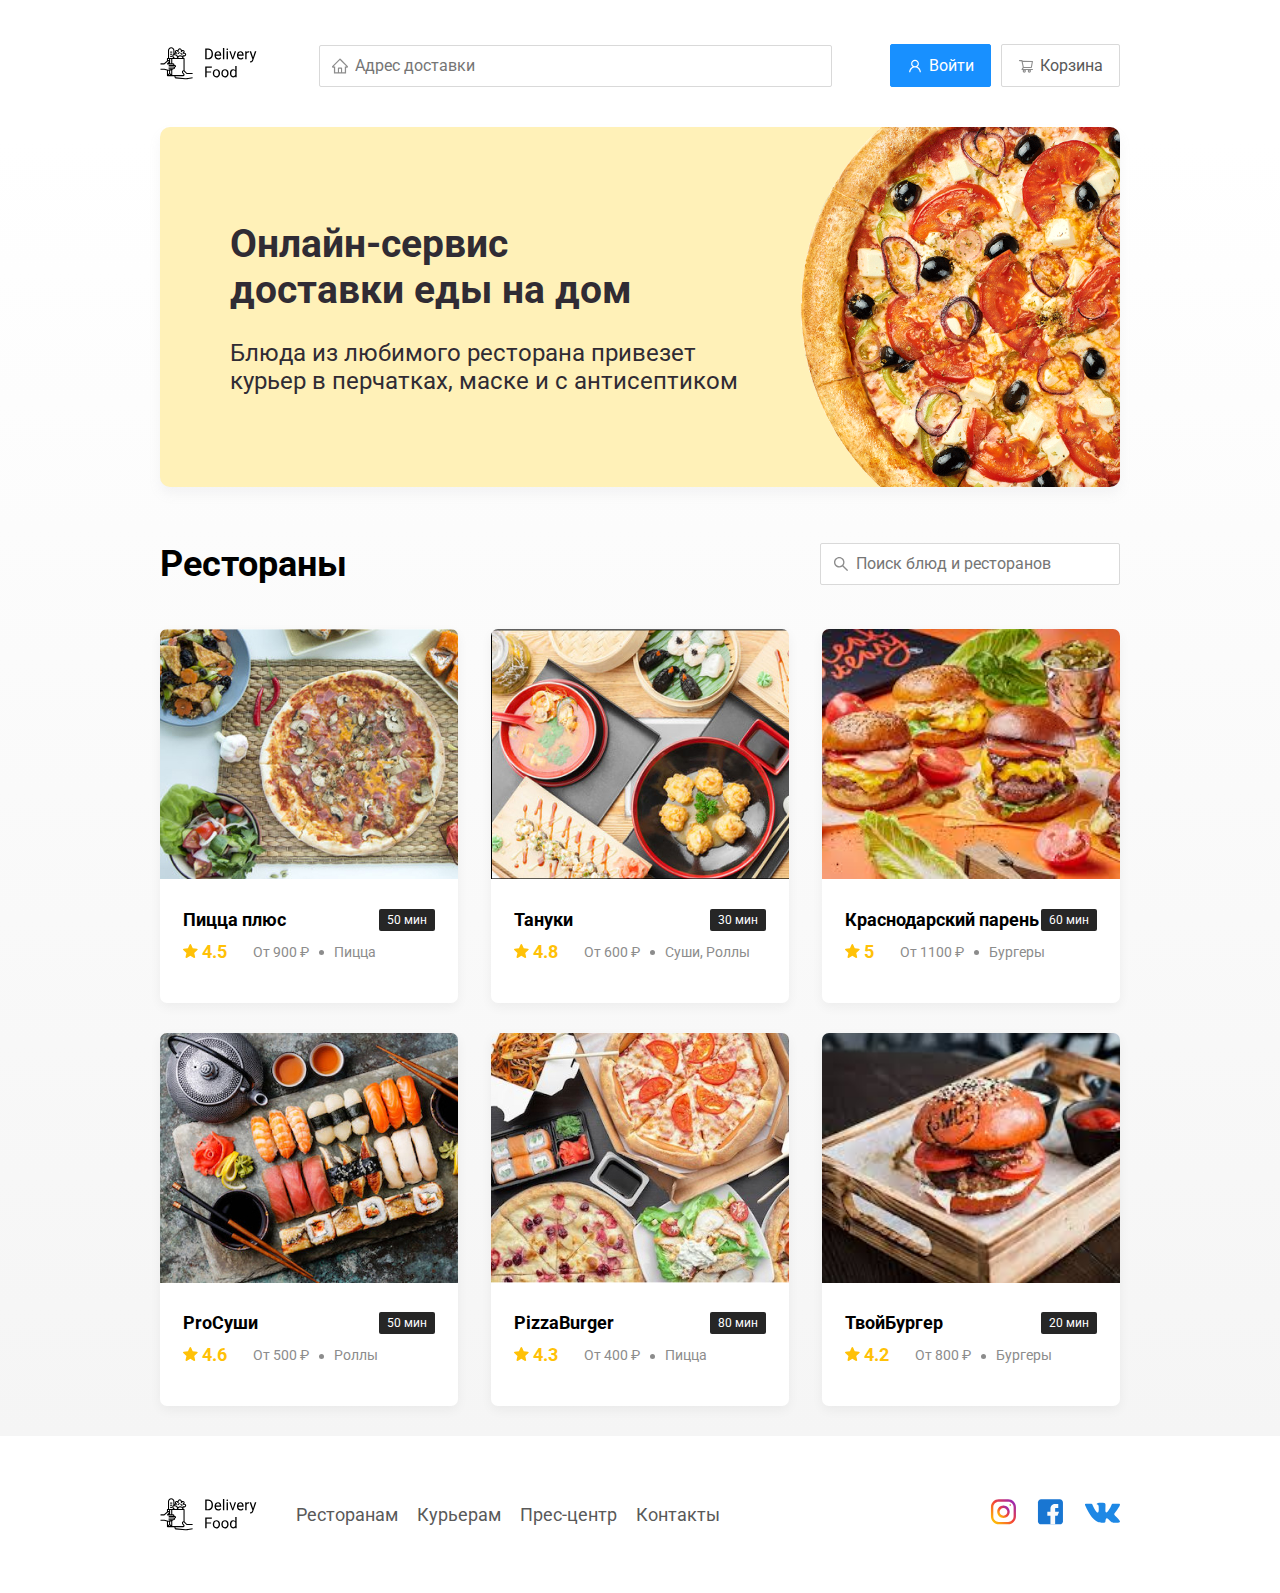
<file: index.html>
<!DOCTYPE html>
<html lang="ru">

<head>
   <meta charset="UTF-8">
   <meta name="viewport" content="width=device-width, initial-scale=1.0">
   <title>Delivery Food - доставка еды на дом</title>
   <link href="https://fonts.googleapis.com/css2?family=Roboto:wght@400;700&display=swap" rel="stylesheet">
   <link rel="stylesheet" href="css/normalize.css">
   <link rel="stylesheet" href="css/style.css">
</head>

<body>
   <div class="container">
      <!-- Шапка сайта -->
      <header class="header">
         <a href="index.html" class="logo"><img src="img/logo.svg" alt="Logo"></a>
         <input type="text" class="input input-addres" placeholder="Адрес доставки">
         <div class="buttons">
            <button class="button button-primary">
               <img src="img/user.svg" alt="user" class="button-icon">
               <span class="button-text"> Войти</span>
            </button>
            <button class="button" id="cart-button">
               <img src="img/shopping-cart.svg" alt="shopping-cart" class="button-icon">
               <span class="button-text"> Корзина</span>
            </button>
         </div>
      </header>
   </div>
   <!-- container -->
   <main class="main">
      <div class="container">
         <section class="promo">
            <h1 class="promo-title">Онлайн-сервис <br> доставки еды на дом</h1>
            <p class="promo-text">Блюда из любимого ресторана привезет курьер в перчатках, маске и с антисептиком</p>
         </section>
         <section class="rectaurants">
            <div class="section-heading">
               <h2 class="section-title">Рестораны</h2>
               <input type="text" class="input input-search" placeholder="Поиск блюд и ресторанов">
            </div>

            <div class="cards">
               <a href="PizzaPlus.html" class="card">
                  <img src="img/image.jpg" alt="" class="card-image">
                  <div class="card-text">
                     <div class="card-heading">
                        <h3 class="card-title">
                           Пицца плюс
                        </h3>
                        <span class="card-tag yag">50 мин</span>
                     </div>
                     <!-- card-heading -->
                     <div class="card-info">
                        <div class="rating">
                           <img src="img/rating.svg" alt="rating" class="rating-star">
                           4.5</div>
                        <div class="price">От 900 ₽</div>
                        <div class="category">Пицца</div>
                     </div>
                     <!-- /.card-info -->
                  </div>
               </a>
               <!-- /.card -->

               <a href="Tanyki.html" class="card">
                  <img src="img/image-2.jpg" alt="" class="card-image">
                  <div class="card-text">
                     <div class="card-heading">
                        <h3 class="card-title">
                           Тануки </h3>
                        <span class="card-tag yag">30 мин</span>
                     </div>
                     <!-- card-heading -->
                     <div class="card-info">
                        <div class="rating">
                           <img src="img/rating.svg" alt="rating" class="rating-star">
                           4.8</div>
                        <div class="price">От 600 ₽</div>
                        <div class="category">Суши, Роллы</div>
                     </div>
                     <!-- /.card-info -->
                  </div>
               </a>
               <!-- /.card -->

               <a href="krasnodarskyParen.html" class="card">
                  <img src="img/image-3.jpg" alt="" class="card-image">
                  <div class="card-text">
                     <div class="card-heading">
                        <h3 class="card-title">
                           Краснодарский парень
                        </h3>
                        <span class="card-tag yag">60 мин</span>
                     </div>
                     <!-- card-heading -->
                     <div class="card-info">
                        <div class="rating">
                           <img src="img/rating.svg" alt="rating" class="rating-star">
                           5</div>
                        <div class="price">От 1100 ₽</div>
                        <div class="category">Бургеры</div>
                     </div>
                     <!-- /.card-info -->
                  </div>
               </a>
               <!-- /.card -->

               <a href="ProSushi.html" class="card">
                  <img src="img/image-4.jpg" alt="" class="card-image">
                  <div class="card-text">
                     <div class="card-heading">
                        <h3 class="card-title">
                           ProСуши
                        </h3>
                        <span class="card-tag yag">50 мин</span>
                     </div>
                     <!-- card-heading -->
                     <div class="card-info">
                        <div class="rating">
                           <img src="img/rating.svg" alt="rating" class="rating-star">
                           4.6</div>
                        <div class="price">От 500 ₽</div>
                        <div class="category">Роллы</div>
                     </div>
                     <!-- /.card-info -->
                  </div>
                  </ф>
                  <!-- /.card -->

                  <a href="PizzaBurger.html" class="card">
                     <img src="img/image-5.jpg" alt="" class="card-image">
                     <div class="card-text">
                        <div class="card-heading">
                           <h3 class="card-title">
                              PizzaBurger
                           </h3>
                           <span class="card-tag yag">80 мин</span>
                        </div>
                        <!-- card-heading -->
                        <div class="card-info">
                           <div class="rating">
                              <img src="img/rating.svg" alt="rating" class="rating-star">
                              4.3</div>
                           <div class="price">От 400 ₽</div>
                           <div class="category">Пицца</div>
                        </div>
                        <!-- /.card-info -->
                     </div>
                  </a>
                  <!-- /.card -->

                  <a href="tvoyBurger.html" class="card">
                     <img src="img/image-6.jpg" alt="" class="card-image">
                     <div class="card-text">
                        <div class="card-heading">
                           <h3 class="card-title">
                              ТвойБургер
                           </h3>
                           <span class="card-tag yag">20 мин</span>
                        </div>
                        <!-- card-heading -->
                        <div class="card-info">
                           <div class="rating">
                              <img src="img/rating.svg" alt="rating" class="rating-star">
                              4.2</div>
                           <div class="price">От 800 ₽</div>
                           <div class="category">Бургеры</div>
                        </div>
                        <!-- /.card-info -->
                     </div>
                  </a>
                  <!-- /.card -->

            </div>
            <!-- /.cards -->
         </section>
      </div>
   </main>

   <footer class="footer">
      <div class="container">
         <div class="footer-block">
            <img src="img/logo.svg" alt="logo" class="logo footer-logo">
            <nav class="footer-nav">
               <a href="#" class="footer-link">Ресторанам</a>
               <a href="#" class="footer-link">Курьерам</a>
               <a href="#" class="footer-link">Прес-центр</a>
               <a href="#" class="footer-link">Контакты</a>
            </nav>
            <div class="social-links">
               <a href="#" class="social-link"><img src="img/instagram.svg" alt="instagram" class="social-img"></a>
               <a href="#" class="social-link"><img src="img/fb.svg" alt="fb" class="social-img"></a>
               <a href="#" class="social-link"><img src="img/vk.svg" alt="vk" class="social-img"></a>
            </div>
         </div>
      </div>
   </footer>

   <div class="modal">
      <div class="modal-dialog">
         <div class="modal-header">
            <h3 class="modal-title">Корзина</h3>
            <button class="close">&times;</button>
         </div>
         <!-- modal-header -->
         <div class="modal-body">
            <div class="food-row">
               <span class="food-name">
                  Ролл угорь стандарт
               </span>
               <strong class="food-price">250 ₽</strong>
               <div class="food-counter">
                  <button class="counter-button">-</button>
                  <span class="counter">1</span>
                  <button class="counter-button">+</button>
               </div>
            </div>
            <div class="food-row">
               <span class="food-name">
                  Ролл угорь стандарт
               </span>
               <strong class="food-price">250 ₽</strong>
               <div class="food-counter">
                  <button class="counter-button">-</button>
                  <span class="counter">1</span>
                  <button class="counter-button">+</button>
               </div>
            </div>
            <div class="food-row">
               <span class="food-name">
                  Ролл угорь стандарт
               </span>
               <strong class="food-price">250 ₽</strong>
               <div class="food-counter">
                  <button class="counter-button">-</button>
                  <span class="counter">1</span>
                  <button class="counter-button">+</button>
               </div>
            </div>
            <div class="food-row">
               <span class="food-name">
                  Ролл угорь стандарт
               </span>
               <strong class="food-price">250 ₽</strong>
               <div class="food-counter">
                  <button class="counter-button">-</button>
                  <span class="counter">1</span>
                  <button class="counter-button">+</button>
               </div>
            </div>
            <div class="food-row">
               <span class="food-name">
                  Ролл угорь стандарт
               </span>
               <strong class="food-price">250 ₽</strong>
               <div class="food-counter">
                  <button class="counter-button">-</button>
                  <span class="counter">1</span>
                  <button class="counter-button">+</button>
               </div>
            </div>
         </div>
         <!-- /.modal-body -->
         <div class="modal-footer">
            <span class="modal-priceTag">1250 ₽</span>
            <div class="footer-butttons">
               <button class="button button-primary">Оформить заказ</button>
               <button class="button">Отмена</button>
            </div>
         </div>
         <!-- /.modal-footer -->
      </div>
   </div>


   <script src="js/wow.min.js"></script>
   <script src="js/main.js"></script>
</body>

</html>
</file>
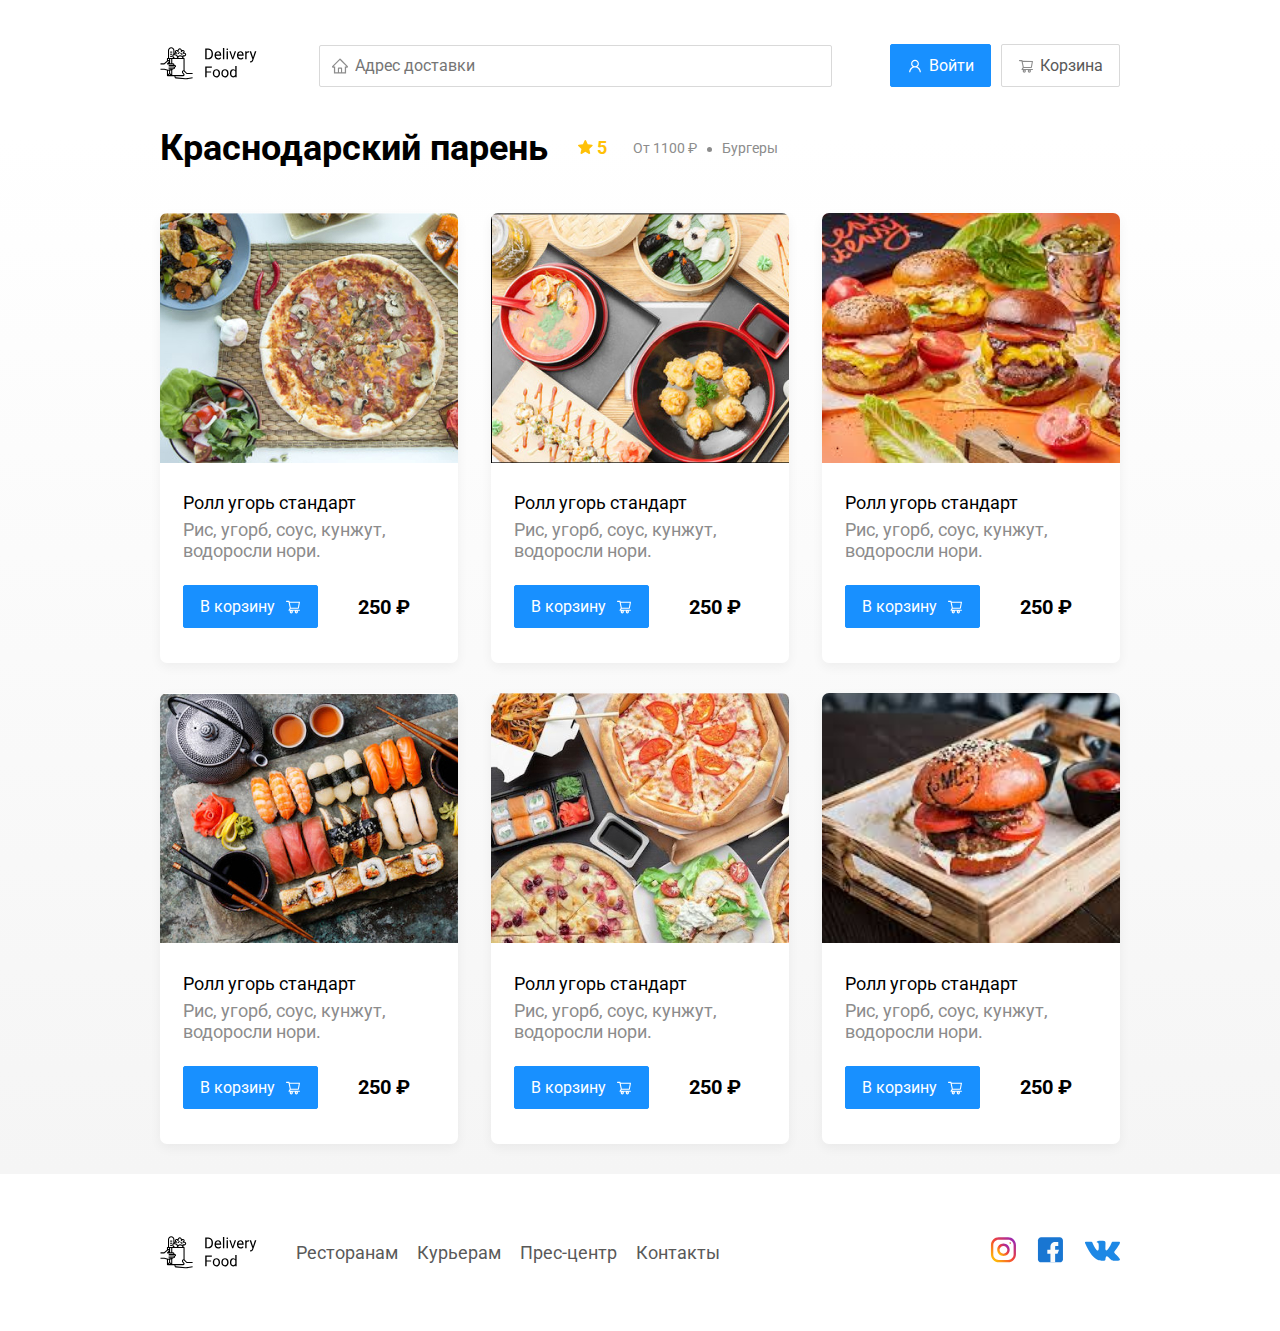
<file: krasnodarskyParen.html>
<!DOCTYPE html>
<html lang="ru">

<head>
   <meta charset="UTF-8">
   <meta name="viewport" content="width=device-width, initial-scale=1.0">
   <title>Краснодарский парень - доставка еды на дом</title>
   <link href="https://fonts.googleapis.com/css2?family=Roboto:wght@400;700&display=swap" rel="stylesheet">
   <link rel="stylesheet" href="css/normalize.css">
   <link rel="stylesheet" href="https://cdnjs.cloudflare.com/ajax/libs/animate.css/4.1.1/animate.min.css" />
   <link rel="stylesheet" href="css/style.css">
</head>

<body>
   <div class="container">
      <!-- Шапка сайта -->
      <header class="header">
         <a href="index.html" class="logo"><img src="img/logo.svg" alt="Logo"></a>
         <input type="text" class="input input-addres" placeholder="Адрес доставки">
         <div class="buttons">
            <button class="button button-primary">
               <img src="img/user.svg" alt="user" class="button-icon">
               <span class="button-text"> Войти</span>
            </button>
            <button class="button" id="cart-button">
               <img src="img/shopping-cart.svg" alt="shopping-cart" class="button-icon">
               <span class="button-text"> Корзина</span>
            </button>
         </div>
      </header>
   </div>
   <!-- container -->
   <main class="main">
      <div class="container">
         <section class="rectaurants">
            <div class="section-heading">
               <h2 class="section-title">Краснодарский парень</h2>
               <div class="card-info">
                  <div class="rating">
                     <img src="img/rating.svg" alt="rating" class="rating-star">
                     5</div>
                  <div class="price">От 1100 ₽</div>
                  <div class="category">Бургеры</div>
               </div>
               <!-- /.card-info -->
            </div>

            <div class="cards">
               <div class="card  wow fadeInLeft">
                  <img src="img/image.jpg" alt="" class="card-image">
                  <div class="card-text">
                     <div class="card-heading">
                        <h3 class="card-title card-title-reg">
                           Ролл угорь стандарт
                        </h3>
                     </div>
                     <!-- card-heading -->
                     <div class="card-info">
                        <div class="ingredients">Рис, угорб, соус, кунжут, водоросли нори.</div>
                     </div>
                     <!-- /.card-info -->
                     <div class="card-buttons">
                        <button class="button button-primary">
                           <span class="button-card-text">В корзину</span>
                           <img src="img/shopping-cart2.svg" alt="shopping-cart" class="button-card-image">
                        </button>
                        <strong>
                           <div class="card-price-bold">250 ₽</div>
                        </strong>
                     </div>
                  </div>
               </div>
               <!-- /.card -->

               <div class="card">
                  <img src="img/image-2.jpg" alt="" class="card-image">
                  <div class="card-text">
                     <div class="card-heading">
                        <h3 class="card-title card-title-reg">
                           Ролл угорь стандарт
                        </h3>
                     </div>
                     <!-- card-heading -->
                     <div class="card-info">
                        <div class="ingredients">Рис, угорб, соус, кунжут, водоросли нори.</div>
                     </div>
                     <!-- /.card-info -->
                     <div class="card-buttons">
                        <button class="button button-primary">
                           <span class="button-card-text">В корзину</span>
                           <img src="img/shopping-cart2.svg" alt="shopping-cart" class="button-card-image">
                        </button>
                        <strong>
                           <div class="card-price-bold">250 ₽</div>
                        </strong>
                     </div>
                  </div>
               </div>
               <!-- /.card -->

               <div class="card">
                  <img src="img/image-3.jpg" alt="" class="card-image">
                  <div class="card-text">
                     <div class="card-heading">
                        <h3 class="card-title card-title-reg">
                           Ролл угорь стандарт
                        </h3>
                     </div>
                     <!-- card-heading -->
                     <div class="card-info">
                        <div class="ingredients">Рис, угорб, соус, кунжут, водоросли нори.</div>
                     </div>
                     <!-- /.card-info -->
                     <div class="card-buttons">
                        <button class="button button-primary">
                           <span class="button-card-text">В корзину</span>
                           <img src="img/shopping-cart2.svg" alt="shopping-cart" class="button-card-image">
                        </button>
                        <strong>
                           <div class="card-price-bold">250 ₽</div>
                        </strong>
                     </div>
                  </div>
               </div>
               <!-- /.card -->

               <div class="card">
                  <img src="img/image-4.jpg" alt="" class="card-image">
                  <div class="card-text">
                     <div class="card-heading">
                        <h3 class="card-title card-title-reg">
                           Ролл угорь стандарт
                        </h3>
                     </div>
                     <!-- card-heading -->
                     <div class="card-info">
                        <div class="ingredients">Рис, угорб, соус, кунжут, водоросли нори.</div>
                     </div>
                     <!-- /.card-info -->
                     <div class="card-buttons">
                        <button class="button button-primary">
                           <span class="button-card-text">В корзину</span>
                           <img src="img/shopping-cart2.svg" alt="shopping-cart" class="button-card-image">
                        </button>
                        <strong>
                           <div class="card-price-bold">250 ₽</div>
                        </strong>
                     </div>
                  </div>
               </div>
               <!-- /.card -->

               <div class="card">
                  <img src="img/image-5.jpg" alt="" class="card-image">
                  <div class="card-text">
                     <div class="card-heading">
                        <h3 class="card-title card-title-reg">
                           Ролл угорь стандарт
                        </h3>
                     </div>
                     <!-- card-heading -->
                     <div class="card-info">
                        <div class="ingredients">Рис, угорб, соус, кунжут, водоросли нори.</div>
                     </div>
                     <!-- /.card-info -->
                     <div class="card-buttons">
                        <button class="button button-primary">
                           <span class="button-card-text">В корзину</span>
                           <img src="img/shopping-cart2.svg" alt="shopping-cart" class="button-card-image">
                        </button>
                        <strong>
                           <div class="card-price-bold">250 ₽</div>
                        </strong>
                     </div>
                  </div>
               </div>
               <!-- /.card -->

               <div class="card wow fadeInLeft" data-wow-delay="0.5s">
                  <img src="img/image-6.jpg" alt="" class="card-image">
                  <div class="card-text">
                     <div class="card-heading">
                        <h3 class="card-title card-title-reg">
                           Ролл угорь стандарт
                        </h3>
                     </div>
                     <!-- card-heading -->
                     <div class="card-info">
                        <div class="ingredients">Рис, угорб, соус, кунжут, водоросли нори.</div>
                     </div>
                     <!-- /.card-info -->
                     <div class="card-buttons">
                        <button class="button button-primary">
                           <span class="button-card-text">В корзину</span>
                           <img src="img/shopping-cart2.svg" alt="shopping-cart" class="button-card-image">
                        </button>
                        <strong>
                           <div class="card-price-bold">250 ₽</div>
                        </strong>
                     </div>
                  </div>
               </div>
               <!-- /.card -->

            </div>
            <!-- /.cards -->
         </section>
      </div>
   </main>

   <footer class="footer">
      <div class="container">
         <div class="footer-block">
            <img src="img/logo.svg" alt="logo" class="logo footer-logo">
            <nav class="footer-nav">
               <a href="#" class="footer-link">Ресторанам</a>
               <a href="#" class="footer-link">Курьерам</a>
               <a href="#" class="footer-link">Прес-центр</a>
               <a href="#" class="footer-link">Контакты</a>
            </nav>
            <div class="social-links">
               <a href="#" class="social-link"><img src="img/instagram.svg" alt="instagram" class="social-img"></a>
               <a href="#" class="social-link"><img src="img/fb.svg" alt="fb" class="social-img"></a>
               <a href="#" class="social-link"><img src="img/vk.svg" alt="vk" class="social-img"></a>
            </div>
         </div>
      </div>
   </footer>

   <div class="modal">
      <div class="modal-dialog">
         <div class="modal-header">
            <h3 class="modal-title">Корзина</h3>
            <button class="close">&times;</button>
         </div>
         <!-- modal-header -->
         <div class="modal-body">
            <div class="food-row">
               <span class="food-name">
                  Ролл угорь стандарт
               </span>
               <strong class="food-price">250 ₽</strong>
               <div class="food-counter">
                  <button class="counter-button">-</button>
                  <span class="counter">1</span>
                  <button class="counter-button">+</button>
               </div>
            </div>
            <div class="food-row">
               <span class="food-name">
                  Ролл угорь стандарт
               </span>
               <strong class="food-price">250 ₽</strong>
               <div class="food-counter">
                  <button class="counter-button">-</button>
                  <span class="counter">1</span>
                  <button class="counter-button">+</button>
               </div>
            </div>
            <div class="food-row">
               <span class="food-name">
                  Ролл угорь стандарт
               </span>
               <strong class="food-price">250 ₽</strong>
               <div class="food-counter">
                  <button class="counter-button">-</button>
                  <span class="counter">1</span>
                  <button class="counter-button">+</button>
               </div>
            </div>
            <div class="food-row">
               <span class="food-name">
                  Ролл угорь стандарт
               </span>
               <strong class="food-price">250 ₽</strong>
               <div class="food-counter">
                  <button class="counter-button">-</button>
                  <span class="counter">1</span>
                  <button class="counter-button">+</button>
               </div>
            </div>
            <div class="food-row">
               <span class="food-name">
                  Ролл угорь стандарт
               </span>
               <strong class="food-price">250 ₽</strong>
               <div class="food-counter">
                  <button class="counter-button">-</button>
                  <span class="counter">1</span>
                  <button class="counter-button">+</button>
               </div>
            </div>
         </div>
         <!-- /.modal-body -->
         <div class="modal-footer">
            <span class="modal-priceTag">1250 ₽</span>
            <div class="footer-butttons">
               <button class="button button-primary">Оформить заказ</button>
               <button class="button">Отмена</button>
            </div>
         </div>
         <!-- /.modal-footer -->
      </div>
   </div>
   <script src="js/wow.min.js"></script>
   <script src="js/main.js"></script>
</body>

</html>
</file>
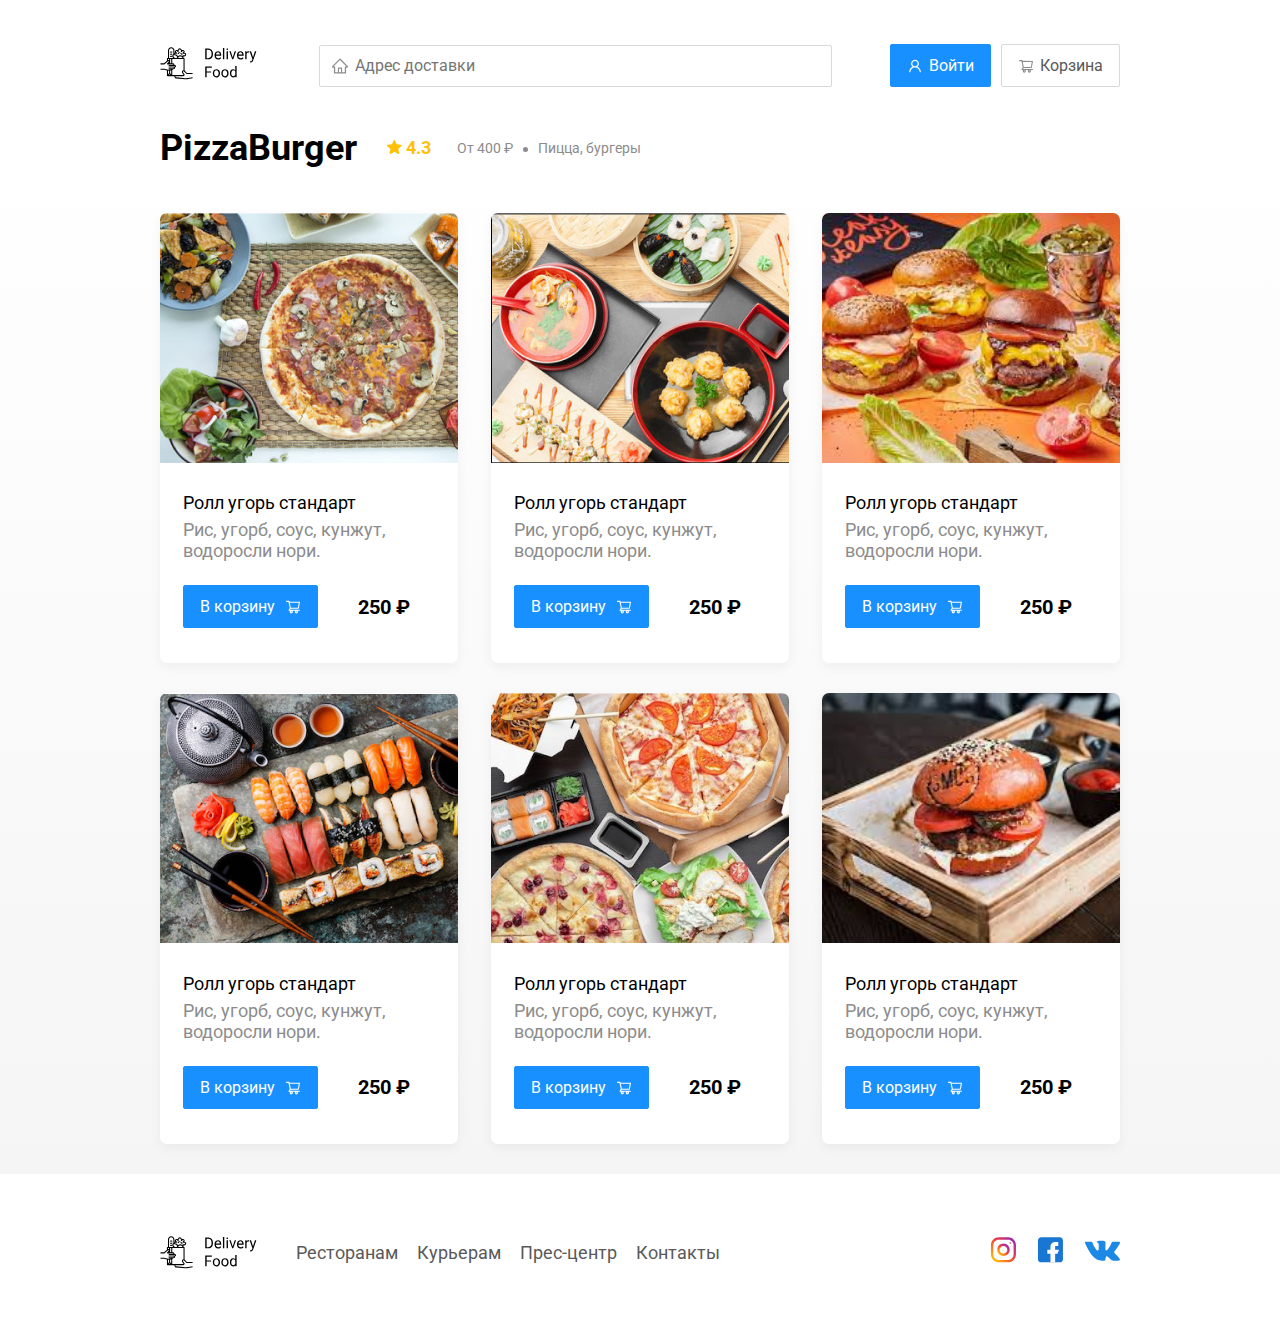
<file: PizzaBurger.html>
<!DOCTYPE html>
<html lang="ru">

<head>
   <meta charset="UTF-8">
   <meta name="viewport" content="width=device-width, initial-scale=1.0">
   <title>PizzaBurger - доставка еды на дом</title>
   <link href="https://fonts.googleapis.com/css2?family=Roboto:wght@400;700&display=swap" rel="stylesheet">
   <link rel="stylesheet" href="css/normalize.css">
   <link rel="stylesheet" href="https://cdnjs.cloudflare.com/ajax/libs/animate.css/4.1.1/animate.min.css" />
   <link rel="stylesheet" href="css/style.css">
</head>

<body>
   <div class="container">
      <!-- Шапка сайта -->
      <header class="header">
         <a href="index.html" class="logo"><img src="img/logo.svg" alt="Logo"></a>
         <input type="text" class="input input-addres" placeholder="Адрес доставки">
         <div class="buttons">
            <button class="button button-primary">
               <img src="img/user.svg" alt="user" class="button-icon">
               <span class="button-text"> Войти</span>
            </button>
            <button class="button" id="cart-button">
               <img src="img/shopping-cart.svg" alt="shopping-cart" class="button-icon">
               <span class="button-text"> Корзина</span>
            </button>
         </div>
      </header>
   </div>
   <!-- container -->
   <main class="main">
      <div class="container">
         <section class="rectaurants">
            <div class="section-heading">
               <h2 class="section-title">PizzaBurger</h2>
               <div class="card-info">
                  <div class="rating">
                     <img src="img/rating.svg" alt="rating" class="rating-star">
                     4.3</div>
                  <div class="price">От 400 ₽</div>
                  <div class="category">Пицца, бургеры</div>
               </div>
               <!-- /.card-info -->
            </div>

            <div class="cards">
               <div class="card  wow fadeInLeft">
                  <img src="img/image.jpg" alt="" class="card-image">
                  <div class="card-text">
                     <div class="card-heading">
                        <h3 class="card-title card-title-reg">
                           Ролл угорь стандарт
                        </h3>
                     </div>
                     <!-- card-heading -->
                     <div class="card-info">
                        <div class="ingredients">Рис, угорб, соус, кунжут, водоросли нори.</div>
                     </div>
                     <!-- /.card-info -->
                     <div class="card-buttons">
                        <button class="button button-primary">
                           <span class="button-card-text">В корзину</span>
                           <img src="img/shopping-cart2.svg" alt="shopping-cart" class="button-card-image">
                        </button>
                        <strong>
                           <div class="card-price-bold">250 ₽</div>
                        </strong>
                     </div>
                  </div>
               </div>
               <!-- /.card -->

               <div class="card">
                  <img src="img/image-2.jpg" alt="" class="card-image">
                  <div class="card-text">
                     <div class="card-heading">
                        <h3 class="card-title card-title-reg">
                           Ролл угорь стандарт
                        </h3>
                     </div>
                     <!-- card-heading -->
                     <div class="card-info">
                        <div class="ingredients">Рис, угорб, соус, кунжут, водоросли нори.</div>
                     </div>
                     <!-- /.card-info -->
                     <div class="card-buttons">
                        <button class="button button-primary">
                           <span class="button-card-text">В корзину</span>
                           <img src="img/shopping-cart2.svg" alt="shopping-cart" class="button-card-image">
                        </button>
                        <strong>
                           <div class="card-price-bold">250 ₽</div>
                        </strong>
                     </div>
                  </div>
               </div>
               <!-- /.card -->

               <div class="card">
                  <img src="img/image-3.jpg" alt="" class="card-image">
                  <div class="card-text">
                     <div class="card-heading">
                        <h3 class="card-title card-title-reg">
                           Ролл угорь стандарт
                        </h3>
                     </div>
                     <!-- card-heading -->
                     <div class="card-info">
                        <div class="ingredients">Рис, угорб, соус, кунжут, водоросли нори.</div>
                     </div>
                     <!-- /.card-info -->
                     <div class="card-buttons">
                        <button class="button button-primary">
                           <span class="button-card-text">В корзину</span>
                           <img src="img/shopping-cart2.svg" alt="shopping-cart" class="button-card-image">
                        </button>
                        <strong>
                           <div class="card-price-bold">250 ₽</div>
                        </strong>
                     </div>
                  </div>
               </div>
               <!-- /.card -->

               <div class="card">
                  <img src="img/image-4.jpg" alt="" class="card-image">
                  <div class="card-text">
                     <div class="card-heading">
                        <h3 class="card-title card-title-reg">
                           Ролл угорь стандарт
                        </h3>
                     </div>
                     <!-- card-heading -->
                     <div class="card-info">
                        <div class="ingredients">Рис, угорб, соус, кунжут, водоросли нори.</div>
                     </div>
                     <!-- /.card-info -->
                     <div class="card-buttons">
                        <button class="button button-primary">
                           <span class="button-card-text">В корзину</span>
                           <img src="img/shopping-cart2.svg" alt="shopping-cart" class="button-card-image">
                        </button>
                        <strong>
                           <div class="card-price-bold">250 ₽</div>
                        </strong>
                     </div>
                  </div>
               </div>
               <!-- /.card -->

               <div class="card">
                  <img src="img/image-5.jpg" alt="" class="card-image">
                  <div class="card-text">
                     <div class="card-heading">
                        <h3 class="card-title card-title-reg">
                           Ролл угорь стандарт
                        </h3>
                     </div>
                     <!-- card-heading -->
                     <div class="card-info">
                        <div class="ingredients">Рис, угорб, соус, кунжут, водоросли нори.</div>
                     </div>
                     <!-- /.card-info -->
                     <div class="card-buttons">
                        <button class="button button-primary">
                           <span class="button-card-text">В корзину</span>
                           <img src="img/shopping-cart2.svg" alt="shopping-cart" class="button-card-image">
                        </button>
                        <strong>
                           <div class="card-price-bold">250 ₽</div>
                        </strong>
                     </div>
                  </div>
               </div>
               <!-- /.card -->

               <div class="card wow fadeInLeft" data-wow-delay="0.5s">
                  <img src="img/image-6.jpg" alt="" class="card-image">
                  <div class="card-text">
                     <div class="card-heading">
                        <h3 class="card-title card-title-reg">
                           Ролл угорь стандарт
                        </h3>
                     </div>
                     <!-- card-heading -->
                     <div class="card-info">
                        <div class="ingredients">Рис, угорб, соус, кунжут, водоросли нори.</div>
                     </div>
                     <!-- /.card-info -->
                     <div class="card-buttons">
                        <button class="button button-primary">
                           <span class="button-card-text">В корзину</span>
                           <img src="img/shopping-cart2.svg" alt="shopping-cart" class="button-card-image">
                        </button>
                        <strong>
                           <div class="card-price-bold">250 ₽</div>
                        </strong>
                     </div>
                  </div>
               </div>
               <!-- /.card -->

            </div>
            <!-- /.cards -->
         </section>
      </div>
   </main>

   <footer class="footer">
      <div class="container">
         <div class="footer-block">
            <img src="img/logo.svg" alt="logo" class="logo footer-logo">
            <nav class="footer-nav">
               <a href="#" class="footer-link">Ресторанам</a>
               <a href="#" class="footer-link">Курьерам</a>
               <a href="#" class="footer-link">Прес-центр</a>
               <a href="#" class="footer-link">Контакты</a>
            </nav>
            <div class="social-links">
               <a href="#" class="social-link"><img src="img/instagram.svg" alt="instagram" class="social-img"></a>
               <a href="#" class="social-link"><img src="img/fb.svg" alt="fb" class="social-img"></a>
               <a href="#" class="social-link"><img src="img/vk.svg" alt="vk" class="social-img"></a>
            </div>
         </div>
      </div>
   </footer>

   <div class="modal">
      <div class="modal-dialog">
         <div class="modal-header">
            <h3 class="modal-title">Корзина</h3>
            <button class="close">&times;</button>
         </div>
         <!-- modal-header -->
         <div class="modal-body">
            <div class="food-row">
               <span class="food-name">
                  Ролл угорь стандарт
               </span>
               <strong class="food-price">250 ₽</strong>
               <div class="food-counter">
                  <button class="counter-button">-</button>
                  <span class="counter">1</span>
                  <button class="counter-button">+</button>
               </div>
            </div>
            <div class="food-row">
               <span class="food-name">
                  Ролл угорь стандарт
               </span>
               <strong class="food-price">250 ₽</strong>
               <div class="food-counter">
                  <button class="counter-button">-</button>
                  <span class="counter">1</span>
                  <button class="counter-button">+</button>
               </div>
            </div>
            <div class="food-row">
               <span class="food-name">
                  Ролл угорь стандарт
               </span>
               <strong class="food-price">250 ₽</strong>
               <div class="food-counter">
                  <button class="counter-button">-</button>
                  <span class="counter">1</span>
                  <button class="counter-button">+</button>
               </div>
            </div>
            <div class="food-row">
               <span class="food-name">
                  Ролл угорь стандарт
               </span>
               <strong class="food-price">250 ₽</strong>
               <div class="food-counter">
                  <button class="counter-button">-</button>
                  <span class="counter">1</span>
                  <button class="counter-button">+</button>
               </div>
            </div>
            <div class="food-row">
               <span class="food-name">
                  Ролл угорь стандарт
               </span>
               <strong class="food-price">250 ₽</strong>
               <div class="food-counter">
                  <button class="counter-button">-</button>
                  <span class="counter">1</span>
                  <button class="counter-button">+</button>
               </div>
            </div>
         </div>
         <!-- /.modal-body -->
         <div class="modal-footer">
            <span class="modal-priceTag">1250 ₽</span>
            <div class="footer-butttons">
               <button class="button button-primary">Оформить заказ</button>
               <button class="button">Отмена</button>
            </div>
         </div>
         <!-- /.modal-footer -->
      </div>
   </div>
   <script src="js/wow.min.js"></script>
   <script src="js/main.js"></script>
</body>

</html>
</file>
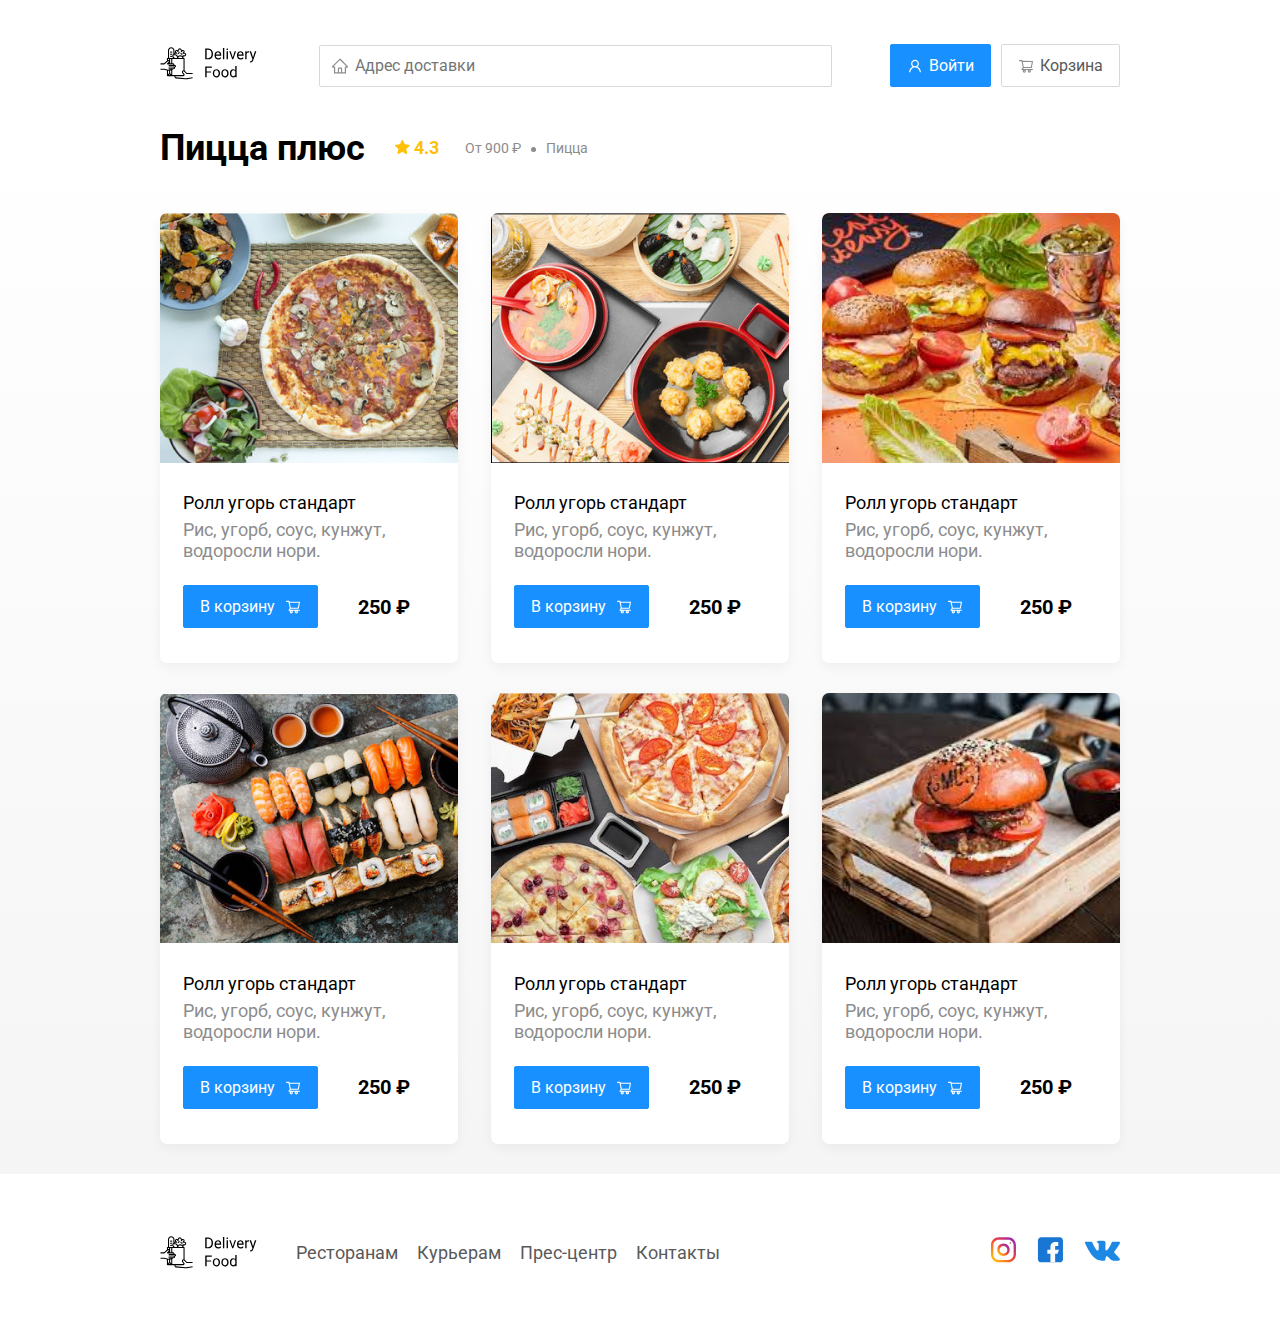
<file: PizzaPlus.html>
<!DOCTYPE html>
<html lang="ru">

<head>
   <meta charset="UTF-8">
   <meta name="viewport" content="width=device-width, initial-scale=1.0">
   <title>Пица плюс - доставка еды на дом</title>
   <link href="https://fonts.googleapis.com/css2?family=Roboto:wght@400;700&display=swap" rel="stylesheet">
   <link rel="stylesheet" href="css/normalize.css">
   <link rel="stylesheet" href="https://cdnjs.cloudflare.com/ajax/libs/animate.css/4.1.1/animate.min.css" />
   <link rel="stylesheet" href="css/style.css">
</head>

<body>
   <div class="container">
      <!-- Шапка сайта -->
      <header class="header">
         <a href="index.html" class="logo"><img src="img/logo.svg" alt="Logo"></a>
         <input type="text" class="input input-addres" placeholder="Адрес доставки">
         <div class="buttons">
            <button class="button button-primary">
               <img src="img/user.svg" alt="user" class="button-icon">
               <span class="button-text"> Войти</span>
            </button>
            <button class="button" id="cart-button">
               <img src="img/shopping-cart.svg" alt="shopping-cart" class="button-icon">
               <span class="button-text"> Корзина</span>
            </button>
         </div>
      </header>
   </div>
   <!-- container -->
   <main class="main">
      <div class="container">
         <section class="rectaurants">
            <div class="section-heading">
               <h2 class="section-title">Пицца плюс</h2>
               <div class="card-info">
                  <div class="rating">
                     <img src="img/rating.svg" alt="rating" class="rating-star">
                     4.3</div>
                  <div class="price">От 900 ₽</div>
                  <div class="category">Пицца</div>
               </div>
               <!-- /.card-info -->
            </div>

            <div class="cards">
               <div class="card  wow fadeInLeft">
                  <img src="img/image.jpg" alt="" class="card-image">
                  <div class="card-text">
                     <div class="card-heading">
                        <h3 class="card-title card-title-reg">
                           Ролл угорь стандарт
                        </h3>
                     </div>
                     <!-- card-heading -->
                     <div class="card-info">
                        <div class="ingredients">Рис, угорб, соус, кунжут, водоросли нори.</div>
                     </div>
                     <!-- /.card-info -->
                     <div class="card-buttons">
                        <button class="button button-primary">
                           <span class="button-card-text">В корзину</span>
                           <img src="img/shopping-cart2.svg" alt="shopping-cart" class="button-card-image">
                        </button>
                        <strong>
                           <div class="card-price-bold">250 ₽</div>
                        </strong>
                     </div>
                  </div>
               </div>
               <!-- /.card -->

               <div class="card">
                  <img src="img/image-2.jpg" alt="" class="card-image">
                  <div class="card-text">
                     <div class="card-heading">
                        <h3 class="card-title card-title-reg">
                           Ролл угорь стандарт
                        </h3>
                     </div>
                     <!-- card-heading -->
                     <div class="card-info">
                        <div class="ingredients">Рис, угорб, соус, кунжут, водоросли нори.</div>
                     </div>
                     <!-- /.card-info -->
                     <div class="card-buttons">
                        <button class="button button-primary">
                           <span class="button-card-text">В корзину</span>
                           <img src="img/shopping-cart2.svg" alt="shopping-cart" class="button-card-image">
                        </button>
                        <strong>
                           <div class="card-price-bold">250 ₽</div>
                        </strong>
                     </div>
                  </div>
               </div>
               <!-- /.card -->

               <div class="card">
                  <img src="img/image-3.jpg" alt="" class="card-image">
                  <div class="card-text">
                     <div class="card-heading">
                        <h3 class="card-title card-title-reg">
                           Ролл угорь стандарт
                        </h3>
                     </div>
                     <!-- card-heading -->
                     <div class="card-info">
                        <div class="ingredients">Рис, угорб, соус, кунжут, водоросли нори.</div>
                     </div>
                     <!-- /.card-info -->
                     <div class="card-buttons">
                        <button class="button button-primary">
                           <span class="button-card-text">В корзину</span>
                           <img src="img/shopping-cart2.svg" alt="shopping-cart" class="button-card-image">
                        </button>
                        <strong>
                           <div class="card-price-bold">250 ₽</div>
                        </strong>
                     </div>
                  </div>
               </div>
               <!-- /.card -->

               <div class="card">
                  <img src="img/image-4.jpg" alt="" class="card-image">
                  <div class="card-text">
                     <div class="card-heading">
                        <h3 class="card-title card-title-reg">
                           Ролл угорь стандарт
                        </h3>
                     </div>
                     <!-- card-heading -->
                     <div class="card-info">
                        <div class="ingredients">Рис, угорб, соус, кунжут, водоросли нори.</div>
                     </div>
                     <!-- /.card-info -->
                     <div class="card-buttons">
                        <button class="button button-primary">
                           <span class="button-card-text">В корзину</span>
                           <img src="img/shopping-cart2.svg" alt="shopping-cart" class="button-card-image">
                        </button>
                        <strong>
                           <div class="card-price-bold">250 ₽</div>
                        </strong>
                     </div>
                  </div>
               </div>
               <!-- /.card -->

               <div class="card">
                  <img src="img/image-5.jpg" alt="" class="card-image">
                  <div class="card-text">
                     <div class="card-heading">
                        <h3 class="card-title card-title-reg">
                           Ролл угорь стандарт
                        </h3>
                     </div>
                     <!-- card-heading -->
                     <div class="card-info">
                        <div class="ingredients">Рис, угорб, соус, кунжут, водоросли нори.</div>
                     </div>
                     <!-- /.card-info -->
                     <div class="card-buttons">
                        <button class="button button-primary">
                           <span class="button-card-text">В корзину</span>
                           <img src="img/shopping-cart2.svg" alt="shopping-cart" class="button-card-image">
                        </button>
                        <strong>
                           <div class="card-price-bold">250 ₽</div>
                        </strong>
                     </div>
                  </div>
               </div>
               <!-- /.card -->

               <div class="card wow fadeInLeft" data-wow-delay="0.5s">
                  <img src="img/image-6.jpg" alt="" class="card-image">
                  <div class="card-text">
                     <div class="card-heading">
                        <h3 class="card-title card-title-reg">
                           Ролл угорь стандарт
                        </h3>
                     </div>
                     <!-- card-heading -->
                     <div class="card-info">
                        <div class="ingredients">Рис, угорб, соус, кунжут, водоросли нори.</div>
                     </div>
                     <!-- /.card-info -->
                     <div class="card-buttons">
                        <button class="button button-primary">
                           <span class="button-card-text">В корзину</span>
                           <img src="img/shopping-cart2.svg" alt="shopping-cart" class="button-card-image">
                        </button>
                        <strong>
                           <div class="card-price-bold">250 ₽</div>
                        </strong>
                     </div>
                  </div>
               </div>
               <!-- /.card -->

            </div>
            <!-- /.cards -->
         </section>
      </div>
   </main>

   <footer class="footer">
      <div class="container">
         <div class="footer-block">
            <img src="img/logo.svg" alt="logo" class="logo footer-logo">
            <nav class="footer-nav">
               <a href="#" class="footer-link">Ресторанам</a>
               <a href="#" class="footer-link">Курьерам</a>
               <a href="#" class="footer-link">Прес-центр</a>
               <a href="#" class="footer-link">Контакты</a>
            </nav>
            <div class="social-links">
               <a href="#" class="social-link"><img src="img/instagram.svg" alt="instagram" class="social-img"></a>
               <a href="#" class="social-link"><img src="img/fb.svg" alt="fb" class="social-img"></a>
               <a href="#" class="social-link"><img src="img/vk.svg" alt="vk" class="social-img"></a>
            </div>
         </div>
      </div>
   </footer>

   <div class="modal">
      <div class="modal-dialog">
         <div class="modal-header">
            <h3 class="modal-title">Корзина</h3>
            <button class="close">&times;</button>
         </div>
         <!-- modal-header -->
         <div class="modal-body">
            <div class="food-row">
               <span class="food-name">
                  Ролл угорь стандарт
               </span>
               <strong class="food-price">250 ₽</strong>
               <div class="food-counter">
                  <button class="counter-button">-</button>
                  <span class="counter">1</span>
                  <button class="counter-button">+</button>
               </div>
            </div>
            <div class="food-row">
               <span class="food-name">
                  Ролл угорь стандарт
               </span>
               <strong class="food-price">250 ₽</strong>
               <div class="food-counter">
                  <button class="counter-button">-</button>
                  <span class="counter">1</span>
                  <button class="counter-button">+</button>
               </div>
            </div>
            <div class="food-row">
               <span class="food-name">
                  Ролл угорь стандарт
               </span>
               <strong class="food-price">250 ₽</strong>
               <div class="food-counter">
                  <button class="counter-button">-</button>
                  <span class="counter">1</span>
                  <button class="counter-button">+</button>
               </div>
            </div>
            <div class="food-row">
               <span class="food-name">
                  Ролл угорь стандарт
               </span>
               <strong class="food-price">250 ₽</strong>
               <div class="food-counter">
                  <button class="counter-button">-</button>
                  <span class="counter">1</span>
                  <button class="counter-button">+</button>
               </div>
            </div>
            <div class="food-row">
               <span class="food-name">
                  Ролл угорь стандарт
               </span>
               <strong class="food-price">250 ₽</strong>
               <div class="food-counter">
                  <button class="counter-button">-</button>
                  <span class="counter">1</span>
                  <button class="counter-button">+</button>
               </div>
            </div>
         </div>
         <!-- /.modal-body -->
         <div class="modal-footer">
            <span class="modal-priceTag">1250 ₽</span>
            <div class="footer-butttons">
               <button class="button button-primary">Оформить заказ</button>
               <button class="button">Отмена</button>
            </div>
         </div>
         <!-- /.modal-footer -->
      </div>
   </div>
   <script src="js/wow.min.js"></script>
   <script src="js/main.js"></script>
</body>

</html>
</file>
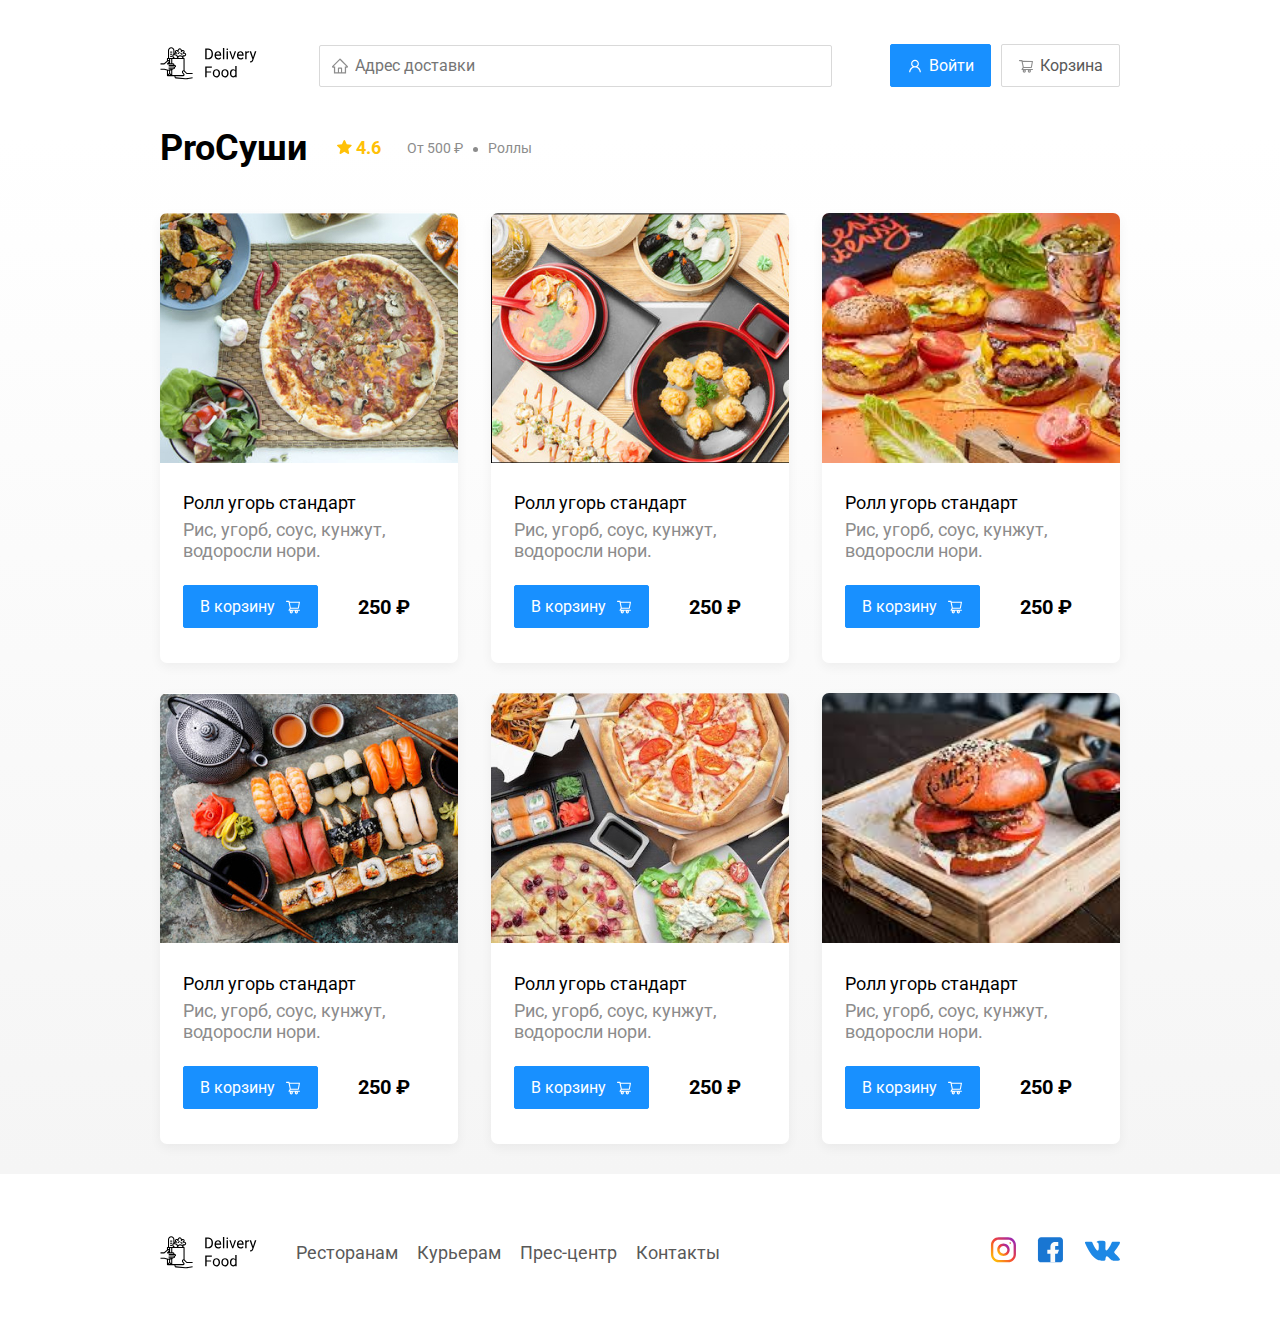
<file: ProSushi.html>
<!DOCTYPE html>
<html lang="ru">

<head>
   <meta charset="UTF-8">
   <meta name="viewport" content="width=device-width, initial-scale=1.0">
   <title>ProСуши - доставка еды на дом</title>
   <link href="https://fonts.googleapis.com/css2?family=Roboto:wght@400;700&display=swap" rel="stylesheet">
   <link rel="stylesheet" href="css/normalize.css">
   <link rel="stylesheet" href="https://cdnjs.cloudflare.com/ajax/libs/animate.css/4.1.1/animate.min.css" />
   <link rel="stylesheet" href="css/style.css">
</head>

<body>
   <div class="container">
      <!-- Шапка сайта -->
      <header class="header">
         <a href="index.html" class="logo"><img src="img/logo.svg" alt="Logo"></a>
         <input type="text" class="input input-addres" placeholder="Адрес доставки">
         <div class="buttons">
            <button class="button button-primary">
               <img src="img/user.svg" alt="user" class="button-icon">
               <span class="button-text"> Войти</span>
            </button>
            <button class="button" id="cart-button">
               <img src="img/shopping-cart.svg" alt="shopping-cart" class="button-icon">
               <span class="button-text"> Корзина</span>
            </button>
         </div>
      </header>
   </div>
   <!-- container -->
   <main class="main">
      <div class="container">
         <section class="rectaurants">
            <div class="section-heading">
               <h2 class="section-title">ProСуши</h2>
               <div class="card-info">
                  <div class="rating">
                     <img src="img/rating.svg" alt="rating" class="rating-star">
                     4.6</div>
                  <div class="price">От 500 ₽</div>
                  <div class="category">Роллы</div>
               </div>
               <!-- /.card-info -->
            </div>

            <div class="cards">
               <div class="card  wow fadeInLeft">
                  <img src="img/image.jpg" alt="" class="card-image">
                  <div class="card-text">
                     <div class="card-heading">
                        <h3 class="card-title card-title-reg">
                           Ролл угорь стандарт
                        </h3>
                     </div>
                     <!-- card-heading -->
                     <div class="card-info">
                        <div class="ingredients">Рис, угорб, соус, кунжут, водоросли нори.</div>
                     </div>
                     <!-- /.card-info -->
                     <div class="card-buttons">
                        <button class="button button-primary">
                           <span class="button-card-text">В корзину</span>
                           <img src="img/shopping-cart2.svg" alt="shopping-cart" class="button-card-image">
                        </button>
                        <strong>
                           <div class="card-price-bold">250 ₽</div>
                        </strong>
                     </div>
                  </div>
               </div>
               <!-- /.card -->

               <div class="card">
                  <img src="img/image-2.jpg" alt="" class="card-image">
                  <div class="card-text">
                     <div class="card-heading">
                        <h3 class="card-title card-title-reg">
                           Ролл угорь стандарт
                        </h3>
                     </div>
                     <!-- card-heading -->
                     <div class="card-info">
                        <div class="ingredients">Рис, угорб, соус, кунжут, водоросли нори.</div>
                     </div>
                     <!-- /.card-info -->
                     <div class="card-buttons">
                        <button class="button button-primary">
                           <span class="button-card-text">В корзину</span>
                           <img src="img/shopping-cart2.svg" alt="shopping-cart" class="button-card-image">
                        </button>
                        <strong>
                           <div class="card-price-bold">250 ₽</div>
                        </strong>
                     </div>
                  </div>
               </div>
               <!-- /.card -->

               <div class="card">
                  <img src="img/image-3.jpg" alt="" class="card-image">
                  <div class="card-text">
                     <div class="card-heading">
                        <h3 class="card-title card-title-reg">
                           Ролл угорь стандарт
                        </h3>
                     </div>
                     <!-- card-heading -->
                     <div class="card-info">
                        <div class="ingredients">Рис, угорб, соус, кунжут, водоросли нори.</div>
                     </div>
                     <!-- /.card-info -->
                     <div class="card-buttons">
                        <button class="button button-primary">
                           <span class="button-card-text">В корзину</span>
                           <img src="img/shopping-cart2.svg" alt="shopping-cart" class="button-card-image">
                        </button>
                        <strong>
                           <div class="card-price-bold">250 ₽</div>
                        </strong>
                     </div>
                  </div>
               </div>
               <!-- /.card -->

               <div class="card">
                  <img src="img/image-4.jpg" alt="" class="card-image">
                  <div class="card-text">
                     <div class="card-heading">
                        <h3 class="card-title card-title-reg">
                           Ролл угорь стандарт
                        </h3>
                     </div>
                     <!-- card-heading -->
                     <div class="card-info">
                        <div class="ingredients">Рис, угорб, соус, кунжут, водоросли нори.</div>
                     </div>
                     <!-- /.card-info -->
                     <div class="card-buttons">
                        <button class="button button-primary">
                           <span class="button-card-text">В корзину</span>
                           <img src="img/shopping-cart2.svg" alt="shopping-cart" class="button-card-image">
                        </button>
                        <strong>
                           <div class="card-price-bold">250 ₽</div>
                        </strong>
                     </div>
                  </div>
               </div>
               <!-- /.card -->

               <div class="card">
                  <img src="img/image-5.jpg" alt="" class="card-image">
                  <div class="card-text">
                     <div class="card-heading">
                        <h3 class="card-title card-title-reg">
                           Ролл угорь стандарт
                        </h3>
                     </div>
                     <!-- card-heading -->
                     <div class="card-info">
                        <div class="ingredients">Рис, угорб, соус, кунжут, водоросли нори.</div>
                     </div>
                     <!-- /.card-info -->
                     <div class="card-buttons">
                        <button class="button button-primary">
                           <span class="button-card-text">В корзину</span>
                           <img src="img/shopping-cart2.svg" alt="shopping-cart" class="button-card-image">
                        </button>
                        <strong>
                           <div class="card-price-bold">250 ₽</div>
                        </strong>
                     </div>
                  </div>
               </div>
               <!-- /.card -->

               <div class="card wow fadeInLeft" data-wow-delay="0.5s">
                  <img src="img/image-6.jpg" alt="" class="card-image">
                  <div class="card-text">
                     <div class="card-heading">
                        <h3 class="card-title card-title-reg">
                           Ролл угорь стандарт
                        </h3>
                     </div>
                     <!-- card-heading -->
                     <div class="card-info">
                        <div class="ingredients">Рис, угорб, соус, кунжут, водоросли нори.</div>
                     </div>
                     <!-- /.card-info -->
                     <div class="card-buttons">
                        <button class="button button-primary">
                           <span class="button-card-text">В корзину</span>
                           <img src="img/shopping-cart2.svg" alt="shopping-cart" class="button-card-image">
                        </button>
                        <strong>
                           <div class="card-price-bold">250 ₽</div>
                        </strong>
                     </div>
                  </div>
               </div>
               <!-- /.card -->

            </div>
            <!-- /.cards -->
         </section>
      </div>
   </main>

   <footer class="footer">
      <div class="container">
         <div class="footer-block">
            <img src="img/logo.svg" alt="logo" class="logo footer-logo">
            <nav class="footer-nav">
               <a href="#" class="footer-link">Ресторанам</a>
               <a href="#" class="footer-link">Курьерам</a>
               <a href="#" class="footer-link">Прес-центр</a>
               <a href="#" class="footer-link">Контакты</a>
            </nav>
            <div class="social-links">
               <a href="#" class="social-link"><img src="img/instagram.svg" alt="instagram" class="social-img"></a>
               <a href="#" class="social-link"><img src="img/fb.svg" alt="fb" class="social-img"></a>
               <a href="#" class="social-link"><img src="img/vk.svg" alt="vk" class="social-img"></a>
            </div>
         </div>
      </div>
   </footer>

   <div class="modal">
      <div class="modal-dialog">
         <div class="modal-header">
            <h3 class="modal-title">Корзина</h3>
            <button class="close">&times;</button>
         </div>
         <!-- modal-header -->
         <div class="modal-body">
            <div class="food-row">
               <span class="food-name">
                  Ролл угорь стандарт
               </span>
               <strong class="food-price">250 ₽</strong>
               <div class="food-counter">
                  <button class="counter-button">-</button>
                  <span class="counter">1</span>
                  <button class="counter-button">+</button>
               </div>
            </div>
            <div class="food-row">
               <span class="food-name">
                  Ролл угорь стандарт
               </span>
               <strong class="food-price">250 ₽</strong>
               <div class="food-counter">
                  <button class="counter-button">-</button>
                  <span class="counter">1</span>
                  <button class="counter-button">+</button>
               </div>
            </div>
            <div class="food-row">
               <span class="food-name">
                  Ролл угорь стандарт
               </span>
               <strong class="food-price">250 ₽</strong>
               <div class="food-counter">
                  <button class="counter-button">-</button>
                  <span class="counter">1</span>
                  <button class="counter-button">+</button>
               </div>
            </div>
            <div class="food-row">
               <span class="food-name">
                  Ролл угорь стандарт
               </span>
               <strong class="food-price">250 ₽</strong>
               <div class="food-counter">
                  <button class="counter-button">-</button>
                  <span class="counter">1</span>
                  <button class="counter-button">+</button>
               </div>
            </div>
            <div class="food-row">
               <span class="food-name">
                  Ролл угорь стандарт
               </span>
               <strong class="food-price">250 ₽</strong>
               <div class="food-counter">
                  <button class="counter-button">-</button>
                  <span class="counter">1</span>
                  <button class="counter-button">+</button>
               </div>
            </div>
         </div>
         <!-- /.modal-body -->
         <div class="modal-footer">
            <span class="modal-priceTag">1250 ₽</span>
            <div class="footer-butttons">
               <button class="button button-primary">Оформить заказ</button>
               <button class="button">Отмена</button>
            </div>
         </div>
         <!-- /.modal-footer -->
      </div>
   </div>
   <script src="js/wow.min.js"></script>
   <script src="js/main.js"></script>
</body>

</html>
</file>
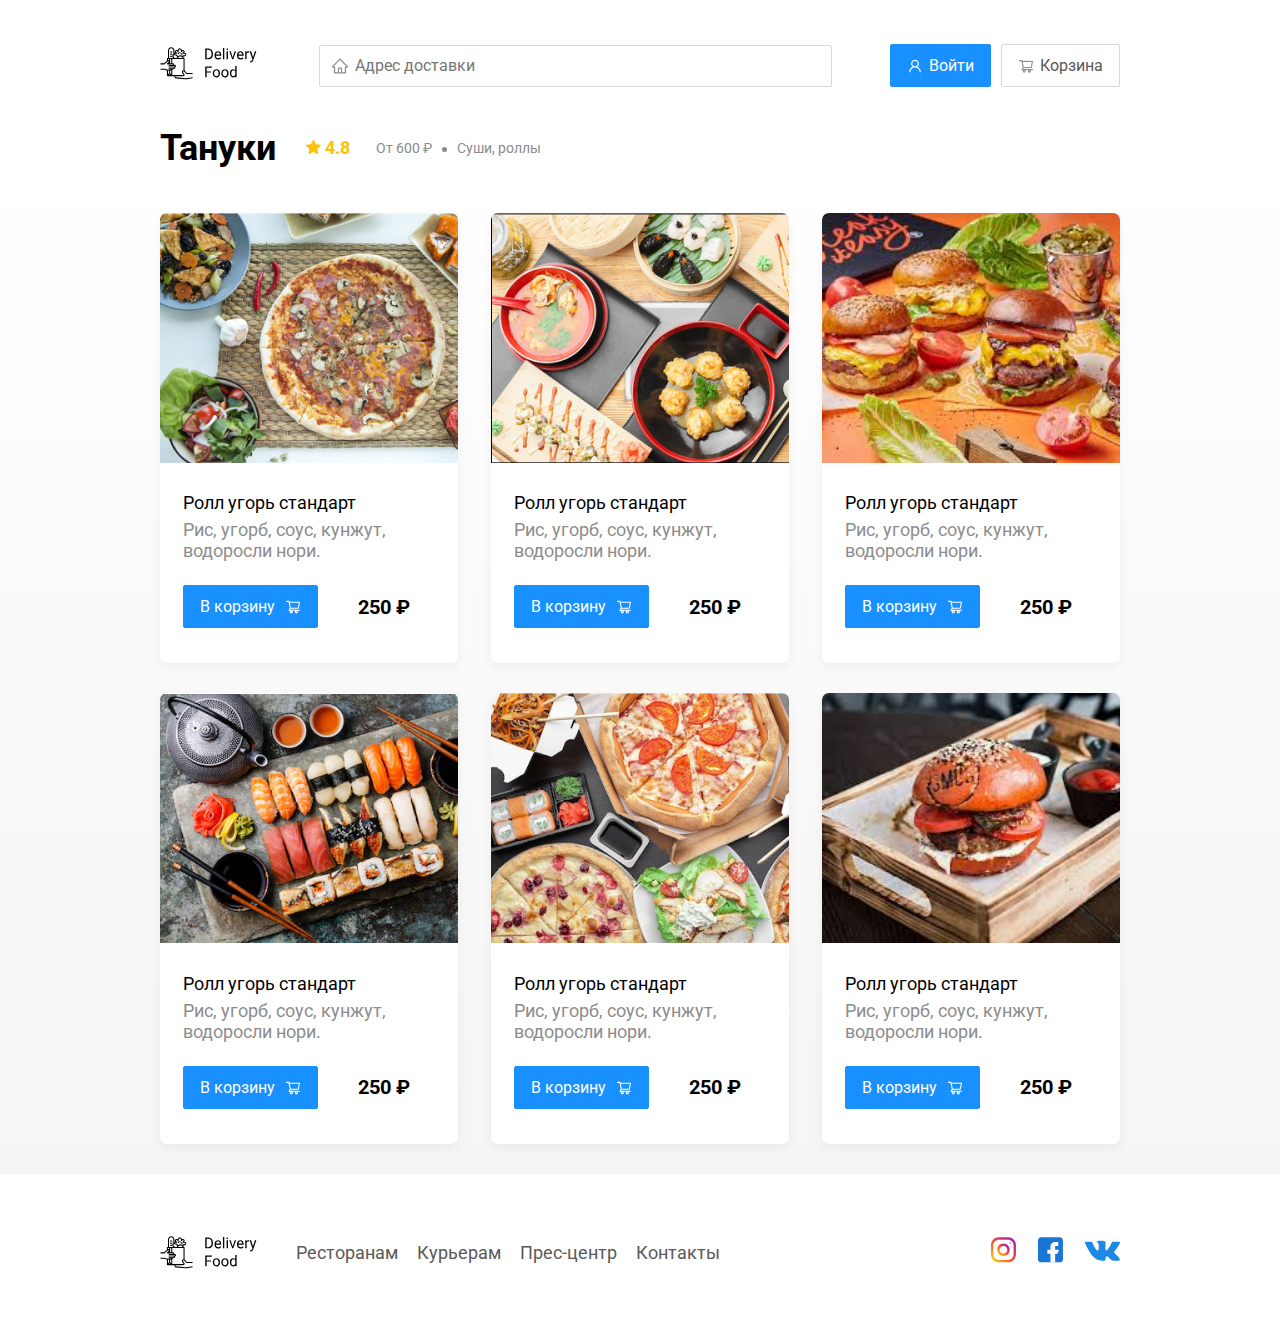
<file: Tanyki.html>
<!DOCTYPE html>
<html lang="ru">

<head>
   <meta charset="UTF-8">
   <meta name="viewport" content="width=device-width, initial-scale=1.0">
   <title>Тануки - доставка еды на дом</title>
   <link href="https://fonts.googleapis.com/css2?family=Roboto:wght@400;700&display=swap" rel="stylesheet">
   <link rel="stylesheet" href="css/normalize.css">
   <link rel="stylesheet" href="https://cdnjs.cloudflare.com/ajax/libs/animate.css/4.1.1/animate.min.css" />
   <link rel="stylesheet" href="css/style.css">
</head>

<body>
   <div class="container">
      <!-- Шапка сайта -->
      <header class="header">
         <a href="index.html" class="logo"><img src="img/logo.svg" alt="Logo"></a>
         <input type="text" class="input input-addres" placeholder="Адрес доставки">
         <div class="buttons">
            <button class="button button-primary">
               <img src="img/user.svg" alt="user" class="button-icon">
               <span class="button-text"> Войти</span>
            </button>
            <button class="button" id="cart-button">
               <img src="img/shopping-cart.svg" alt="shopping-cart" class="button-icon">
               <span class="button-text"> Корзина</span>
            </button>
         </div>
      </header>
   </div>
   <!-- container -->
   <main class="main">
      <div class="container">
         <section class="rectaurants">
            <div class="section-heading">
               <h2 class="section-title">Тануки</h2>
               <div class="card-info">
                  <div class="rating">
                     <img src="img/rating.svg" alt="rating" class="rating-star">
                     4.8</div>
                  <div class="price">От 600 ₽</div>
                  <div class="category">Суши, роллы</div>
               </div>
               <!-- /.card-info -->
            </div>

            <div class="cards">
               <div class="card  wow fadeInLeft">
                  <img src="img/image.jpg" alt="" class="card-image">
                  <div class="card-text">
                     <div class="card-heading">
                        <h3 class="card-title card-title-reg">
                           Ролл угорь стандарт
                        </h3>
                     </div>
                     <!-- card-heading -->
                     <div class="card-info">
                        <div class="ingredients">Рис, угорб, соус, кунжут, водоросли нори.</div>
                     </div>
                     <!-- /.card-info -->
                     <div class="card-buttons">
                        <button class="button button-primary">
                           <span class="button-card-text">В корзину</span>
                           <img src="img/shopping-cart2.svg" alt="shopping-cart" class="button-card-image">
                        </button>
                        <strong>
                           <div class="card-price-bold">250 ₽</div>
                        </strong>
                     </div>
                  </div>
               </div>
               <!-- /.card -->

               <div class="card">
                  <img src="img/image-2.jpg" alt="" class="card-image">
                  <div class="card-text">
                     <div class="card-heading">
                        <h3 class="card-title card-title-reg">
                           Ролл угорь стандарт
                        </h3>
                     </div>
                     <!-- card-heading -->
                     <div class="card-info">
                        <div class="ingredients">Рис, угорб, соус, кунжут, водоросли нори.</div>
                     </div>
                     <!-- /.card-info -->
                     <div class="card-buttons">
                        <button class="button button-primary">
                           <span class="button-card-text">В корзину</span>
                           <img src="img/shopping-cart2.svg" alt="shopping-cart" class="button-card-image">
                        </button>
                        <strong>
                           <div class="card-price-bold">250 ₽</div>
                        </strong>
                     </div>
                  </div>
               </div>
               <!-- /.card -->

               <div class="card">
                  <img src="img/image-3.jpg" alt="" class="card-image">
                  <div class="card-text">
                     <div class="card-heading">
                        <h3 class="card-title card-title-reg">
                           Ролл угорь стандарт
                        </h3>
                     </div>
                     <!-- card-heading -->
                     <div class="card-info">
                        <div class="ingredients">Рис, угорб, соус, кунжут, водоросли нори.</div>
                     </div>
                     <!-- /.card-info -->
                     <div class="card-buttons">
                        <button class="button button-primary">
                           <span class="button-card-text">В корзину</span>
                           <img src="img/shopping-cart2.svg" alt="shopping-cart" class="button-card-image">
                        </button>
                        <strong>
                           <div class="card-price-bold">250 ₽</div>
                        </strong>
                     </div>
                  </div>
               </div>
               <!-- /.card -->

               <div class="card">
                  <img src="img/image-4.jpg" alt="" class="card-image">
                  <div class="card-text">
                     <div class="card-heading">
                        <h3 class="card-title card-title-reg">
                           Ролл угорь стандарт
                        </h3>
                     </div>
                     <!-- card-heading -->
                     <div class="card-info">
                        <div class="ingredients">Рис, угорб, соус, кунжут, водоросли нори.</div>
                     </div>
                     <!-- /.card-info -->
                     <div class="card-buttons">
                        <button class="button button-primary">
                           <span class="button-card-text">В корзину</span>
                           <img src="img/shopping-cart2.svg" alt="shopping-cart" class="button-card-image">
                        </button>
                        <strong>
                           <div class="card-price-bold">250 ₽</div>
                        </strong>
                     </div>
                  </div>
               </div>
               <!-- /.card -->

               <div class="card">
                  <img src="img/image-5.jpg" alt="" class="card-image">
                  <div class="card-text">
                     <div class="card-heading">
                        <h3 class="card-title card-title-reg">
                           Ролл угорь стандарт
                        </h3>
                     </div>
                     <!-- card-heading -->
                     <div class="card-info">
                        <div class="ingredients">Рис, угорб, соус, кунжут, водоросли нори.</div>
                     </div>
                     <!-- /.card-info -->
                     <div class="card-buttons">
                        <button class="button button-primary">
                           <span class="button-card-text">В корзину</span>
                           <img src="img/shopping-cart2.svg" alt="shopping-cart" class="button-card-image">
                        </button>
                        <strong>
                           <div class="card-price-bold">250 ₽</div>
                        </strong>
                     </div>
                  </div>
               </div>
               <!-- /.card -->

               <div class="card wow fadeInLeft" data-wow-delay="0.5s">
                  <img src="img/image-6.jpg" alt="" class="card-image">
                  <div class="card-text">
                     <div class="card-heading">
                        <h3 class="card-title card-title-reg">
                           Ролл угорь стандарт
                        </h3>
                     </div>
                     <!-- card-heading -->
                     <div class="card-info">
                        <div class="ingredients">Рис, угорб, соус, кунжут, водоросли нори.</div>
                     </div>
                     <!-- /.card-info -->
                     <div class="card-buttons">
                        <button class="button button-primary">
                           <span class="button-card-text">В корзину</span>
                           <img src="img/shopping-cart2.svg" alt="shopping-cart" class="button-card-image">
                        </button>
                        <strong>
                           <div class="card-price-bold">250 ₽</div>
                        </strong>
                     </div>
                  </div>
               </div>
               <!-- /.card -->

            </div>
            <!-- /.cards -->
         </section>
      </div>
   </main>

   <footer class="footer">
      <div class="container">
         <div class="footer-block">
            <img src="img/logo.svg" alt="logo" class="logo footer-logo">
            <nav class="footer-nav">
               <a href="#" class="footer-link">Ресторанам</a>
               <a href="#" class="footer-link">Курьерам</a>
               <a href="#" class="footer-link">Прес-центр</a>
               <a href="#" class="footer-link">Контакты</a>
            </nav>
            <div class="social-links">
               <a href="#" class="social-link"><img src="img/instagram.svg" alt="instagram" class="social-img"></a>
               <a href="#" class="social-link"><img src="img/fb.svg" alt="fb" class="social-img"></a>
               <a href="#" class="social-link"><img src="img/vk.svg" alt="vk" class="social-img"></a>
            </div>
         </div>
      </div>
   </footer>

   <div class="modal">
      <div class="modal-dialog">
         <div class="modal-header">
            <h3 class="modal-title">Корзина</h3>
            <button class="close">&times;</button>
         </div>
         <!-- modal-header -->
         <div class="modal-body">
            <div class="food-row">
               <span class="food-name">
                  Ролл угорь стандарт
               </span>
               <strong class="food-price">250 ₽</strong>
               <div class="food-counter">
                  <button class="counter-button">-</button>
                  <span class="counter">1</span>
                  <button class="counter-button">+</button>
               </div>
            </div>
            <div class="food-row">
               <span class="food-name">
                  Ролл угорь стандарт
               </span>
               <strong class="food-price">250 ₽</strong>
               <div class="food-counter">
                  <button class="counter-button">-</button>
                  <span class="counter">1</span>
                  <button class="counter-button">+</button>
               </div>
            </div>
            <div class="food-row">
               <span class="food-name">
                  Ролл угорь стандарт
               </span>
               <strong class="food-price">250 ₽</strong>
               <div class="food-counter">
                  <button class="counter-button">-</button>
                  <span class="counter">1</span>
                  <button class="counter-button">+</button>
               </div>
            </div>
            <div class="food-row">
               <span class="food-name">
                  Ролл угорь стандарт
               </span>
               <strong class="food-price">250 ₽</strong>
               <div class="food-counter">
                  <button class="counter-button">-</button>
                  <span class="counter">1</span>
                  <button class="counter-button">+</button>
               </div>
            </div>
            <div class="food-row">
               <span class="food-name">
                  Ролл угорь стандарт
               </span>
               <strong class="food-price">250 ₽</strong>
               <div class="food-counter">
                  <button class="counter-button">-</button>
                  <span class="counter">1</span>
                  <button class="counter-button">+</button>
               </div>
            </div>
         </div>
         <!-- /.modal-body -->
         <div class="modal-footer">
            <span class="modal-priceTag">1250 ₽</span>
            <div class="footer-butttons">
               <button class="button button-primary">Оформить заказ</button>
               <button class="button">Отмена</button>
            </div>
         </div>
         <!-- /.modal-footer -->
      </div>
   </div>
   <script src="js/wow.min.js"></script>
   <script src="js/main.js"></script>
</body>

</html>
</file>
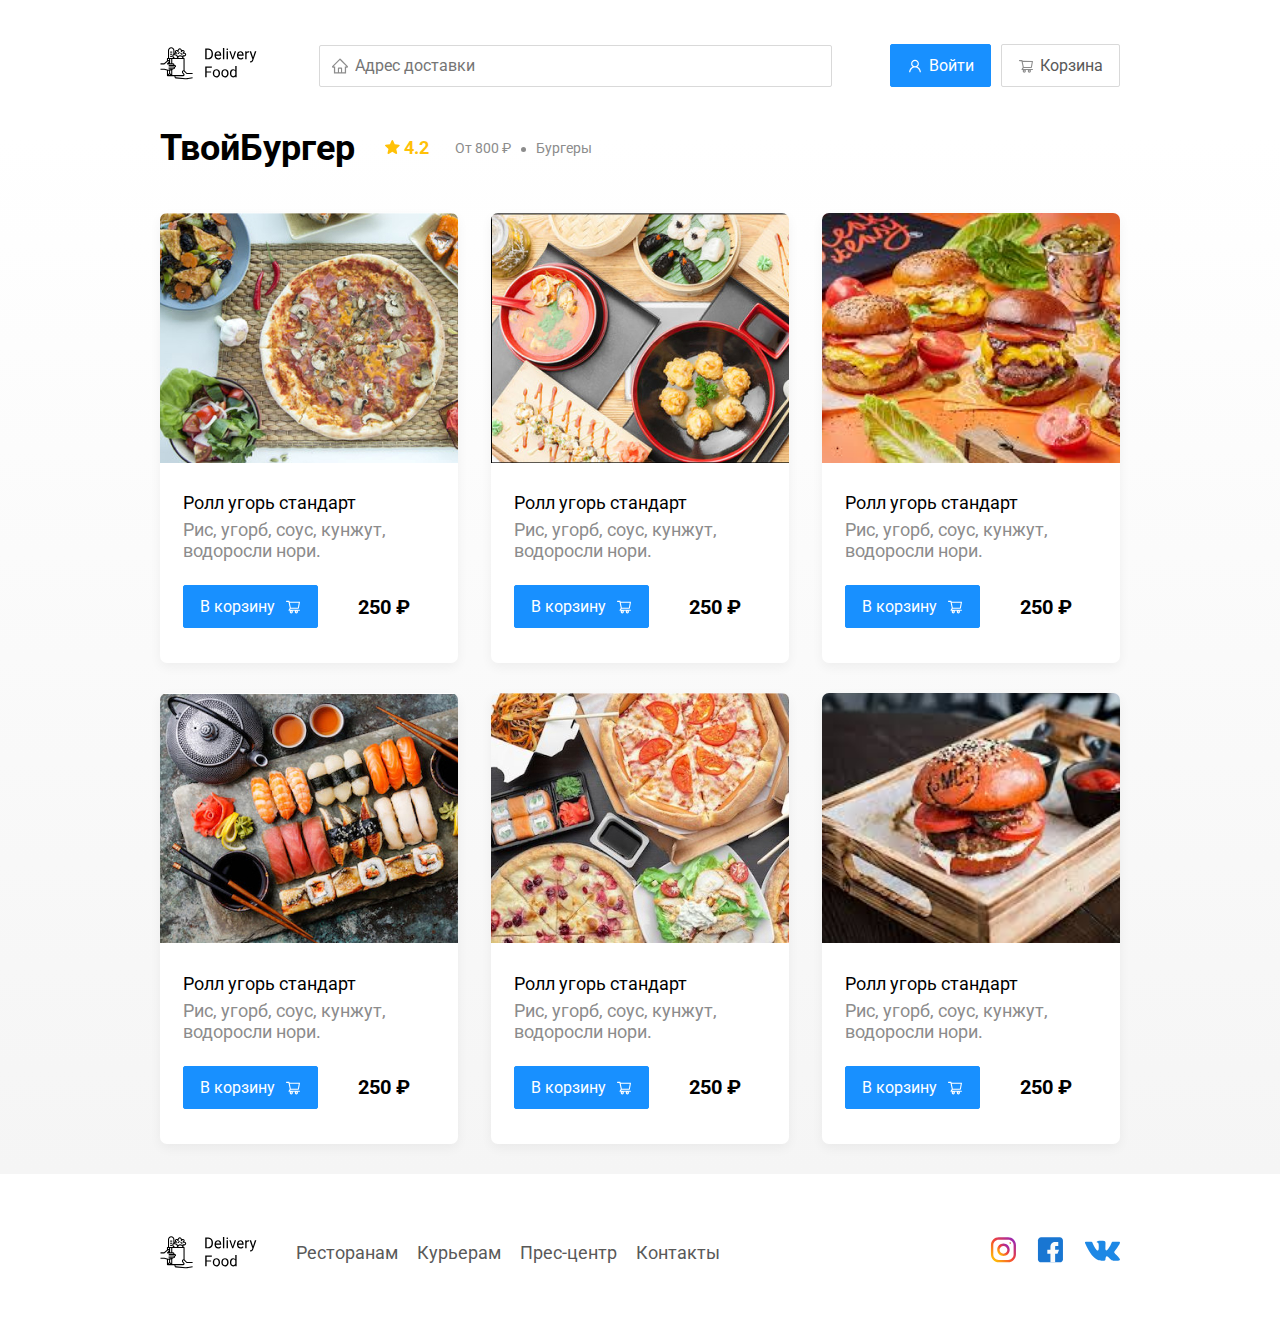
<file: tvoyBurger.html>
<!DOCTYPE html>
<html lang="ru">

<head>
   <meta charset="UTF-8">
   <meta name="viewport" content="width=device-width, initial-scale=1.0">
   <title>ТвойБургер - доставка еды на дом</title>
   <link href="https://fonts.googleapis.com/css2?family=Roboto:wght@400;700&display=swap" rel="stylesheet">
   <link rel="stylesheet" href="css/normalize.css">
   <link rel="stylesheet" href="https://cdnjs.cloudflare.com/ajax/libs/animate.css/4.1.1/animate.min.css" />
   <link rel="stylesheet" href="css/style.css">
</head>

<body>
   <div class="container">
      <!-- Шапка сайта -->
      <header class="header">
         <a href="index.html" class="logo"><img src="img/logo.svg" alt="Logo"></a>
         <input type="text" class="input input-addres" placeholder="Адрес доставки">
         <div class="buttons">
            <button class="button button-primary">
               <img src="img/user.svg" alt="user" class="button-icon">
               <span class="button-text"> Войти</span>
            </button>
            <button class="button" id="cart-button">
               <img src="img/shopping-cart.svg" alt="shopping-cart" class="button-icon">
               <span class="button-text"> Корзина</span>
            </button>
         </div>
      </header>
   </div>
   <!-- container -->
   <main class="main">
      <div class="container">
         <section class="rectaurants">
            <div class="section-heading">
               <h2 class="section-title">ТвойБургер</h2>
               <div class="card-info">
                  <div class="rating">
                     <img src="img/rating.svg" alt="rating" class="rating-star">
                     4.2</div>
                  <div class="price">От 800 ₽</div>
                  <div class="category">Бургеры</div>
               </div>
               <!-- /.card-info -->
            </div>

            <div class="cards">
               <div class="card  wow fadeInLeft">
                  <img src="img/image.jpg" alt="" class="card-image">
                  <div class="card-text">
                     <div class="card-heading">
                        <h3 class="card-title card-title-reg">
                           Ролл угорь стандарт
                        </h3>
                     </div>
                     <!-- card-heading -->
                     <div class="card-info">
                        <div class="ingredients">Рис, угорб, соус, кунжут, водоросли нори.</div>
                     </div>
                     <!-- /.card-info -->
                     <div class="card-buttons">
                        <button class="button button-primary">
                           <span class="button-card-text">В корзину</span>
                           <img src="img/shopping-cart2.svg" alt="shopping-cart" class="button-card-image">
                        </button>
                        <strong>
                           <div class="card-price-bold">250 ₽</div>
                        </strong>
                     </div>
                  </div>
               </div>
               <!-- /.card -->

               <div class="card">
                  <img src="img/image-2.jpg" alt="" class="card-image">
                  <div class="card-text">
                     <div class="card-heading">
                        <h3 class="card-title card-title-reg">
                           Ролл угорь стандарт
                        </h3>
                     </div>
                     <!-- card-heading -->
                     <div class="card-info">
                        <div class="ingredients">Рис, угорб, соус, кунжут, водоросли нори.</div>
                     </div>
                     <!-- /.card-info -->
                     <div class="card-buttons">
                        <button class="button button-primary">
                           <span class="button-card-text">В корзину</span>
                           <img src="img/shopping-cart2.svg" alt="shopping-cart" class="button-card-image">
                        </button>
                        <strong>
                           <div class="card-price-bold">250 ₽</div>
                        </strong>
                     </div>
                  </div>
               </div>
               <!-- /.card -->

               <div class="card">
                  <img src="img/image-3.jpg" alt="" class="card-image">
                  <div class="card-text">
                     <div class="card-heading">
                        <h3 class="card-title card-title-reg">
                           Ролл угорь стандарт
                        </h3>
                     </div>
                     <!-- card-heading -->
                     <div class="card-info">
                        <div class="ingredients">Рис, угорб, соус, кунжут, водоросли нори.</div>
                     </div>
                     <!-- /.card-info -->
                     <div class="card-buttons">
                        <button class="button button-primary">
                           <span class="button-card-text">В корзину</span>
                           <img src="img/shopping-cart2.svg" alt="shopping-cart" class="button-card-image">
                        </button>
                        <strong>
                           <div class="card-price-bold">250 ₽</div>
                        </strong>
                     </div>
                  </div>
               </div>
               <!-- /.card -->

               <div class="card">
                  <img src="img/image-4.jpg" alt="" class="card-image">
                  <div class="card-text">
                     <div class="card-heading">
                        <h3 class="card-title card-title-reg">
                           Ролл угорь стандарт
                        </h3>
                     </div>
                     <!-- card-heading -->
                     <div class="card-info">
                        <div class="ingredients">Рис, угорб, соус, кунжут, водоросли нори.</div>
                     </div>
                     <!-- /.card-info -->
                     <div class="card-buttons">
                        <button class="button button-primary">
                           <span class="button-card-text">В корзину</span>
                           <img src="img/shopping-cart2.svg" alt="shopping-cart" class="button-card-image">
                        </button>
                        <strong>
                           <div class="card-price-bold">250 ₽</div>
                        </strong>
                     </div>
                  </div>
               </div>
               <!-- /.card -->

               <div class="card">
                  <img src="img/image-5.jpg" alt="" class="card-image">
                  <div class="card-text">
                     <div class="card-heading">
                        <h3 class="card-title card-title-reg">
                           Ролл угорь стандарт
                        </h3>
                     </div>
                     <!-- card-heading -->
                     <div class="card-info">
                        <div class="ingredients">Рис, угорб, соус, кунжут, водоросли нори.</div>
                     </div>
                     <!-- /.card-info -->
                     <div class="card-buttons">
                        <button class="button button-primary">
                           <span class="button-card-text">В корзину</span>
                           <img src="img/shopping-cart2.svg" alt="shopping-cart" class="button-card-image">
                        </button>
                        <strong>
                           <div class="card-price-bold">250 ₽</div>
                        </strong>
                     </div>
                  </div>
               </div>
               <!-- /.card -->

               <div class="card wow fadeInLeft" data-wow-delay="0.5s">
                  <img src="img/image-6.jpg" alt="" class="card-image">
                  <div class="card-text">
                     <div class="card-heading">
                        <h3 class="card-title card-title-reg">
                           Ролл угорь стандарт
                        </h3>
                     </div>
                     <!-- card-heading -->
                     <div class="card-info">
                        <div class="ingredients">Рис, угорб, соус, кунжут, водоросли нори.</div>
                     </div>
                     <!-- /.card-info -->
                     <div class="card-buttons">
                        <button class="button button-primary">
                           <span class="button-card-text">В корзину</span>
                           <img src="img/shopping-cart2.svg" alt="shopping-cart" class="button-card-image">
                        </button>
                        <strong>
                           <div class="card-price-bold">250 ₽</div>
                        </strong>
                     </div>
                  </div>
               </div>
               <!-- /.card -->

            </div>
            <!-- /.cards -->
         </section>
      </div>
   </main>

   <footer class="footer">
      <div class="container">
         <div class="footer-block">
            <img src="img/logo.svg" alt="logo" class="logo footer-logo">
            <nav class="footer-nav">
               <a href="#" class="footer-link">Ресторанам</a>
               <a href="#" class="footer-link">Курьерам</a>
               <a href="#" class="footer-link">Прес-центр</a>
               <a href="#" class="footer-link">Контакты</a>
            </nav>
            <div class="social-links">
               <a href="#" class="social-link"><img src="img/instagram.svg" alt="instagram" class="social-img"></a>
               <a href="#" class="social-link"><img src="img/fb.svg" alt="fb" class="social-img"></a>
               <a href="#" class="social-link"><img src="img/vk.svg" alt="vk" class="social-img"></a>
            </div>
         </div>
      </div>
   </footer>

   <div class="modal">
      <div class="modal-dialog">
         <div class="modal-header">
            <h3 class="modal-title">Корзина</h3>
            <button class="close">&times;</button>
         </div>
         <!-- modal-header -->
         <div class="modal-body">
            <div class="food-row">
               <span class="food-name">
                  Ролл угорь стандарт
               </span>
               <strong class="food-price">250 ₽</strong>
               <div class="food-counter">
                  <button class="counter-button">-</button>
                  <span class="counter">1</span>
                  <button class="counter-button">+</button>
               </div>
            </div>
            <div class="food-row">
               <span class="food-name">
                  Ролл угорь стандарт
               </span>
               <strong class="food-price">250 ₽</strong>
               <div class="food-counter">
                  <button class="counter-button">-</button>
                  <span class="counter">1</span>
                  <button class="counter-button">+</button>
               </div>
            </div>
            <div class="food-row">
               <span class="food-name">
                  Ролл угорь стандарт
               </span>
               <strong class="food-price">250 ₽</strong>
               <div class="food-counter">
                  <button class="counter-button">-</button>
                  <span class="counter">1</span>
                  <button class="counter-button">+</button>
               </div>
            </div>
            <div class="food-row">
               <span class="food-name">
                  Ролл угорь стандарт
               </span>
               <strong class="food-price">250 ₽</strong>
               <div class="food-counter">
                  <button class="counter-button">-</button>
                  <span class="counter">1</span>
                  <button class="counter-button">+</button>
               </div>
            </div>
            <div class="food-row">
               <span class="food-name">
                  Ролл угорь стандарт
               </span>
               <strong class="food-price">250 ₽</strong>
               <div class="food-counter">
                  <button class="counter-button">-</button>
                  <span class="counter">1</span>
                  <button class="counter-button">+</button>
               </div>
            </div>
         </div>
         <!-- /.modal-body -->
         <div class="modal-footer">
            <span class="modal-priceTag">1250 ₽</span>
            <div class="footer-butttons">
               <button class="button button-primary">Оформить заказ</button>
               <button class="button">Отмена</button>
            </div>
         </div>
         <!-- /.modal-footer -->
      </div>
   </div>
   <script src="js/wow.min.js"></script>
   <script src="js/main.js"></script>
</body>

</html>
</file>
<file: css/style.css>
* {
   box-sizing: border-box;
}
body {
   font-family: "Roboto", sans-serif;
   padding-top: 44px;
}
.container {
   max-width: 1200px;
   margin: auto;
}
.header {
   display: flex;
   align-items: center;
   justify-content: space-between;
   margin-bottom: 40px;
}
.input {
   background: #ffffff;
   border: 1px solid #d9d9d9;
   border-radius: 2px;
   background-repeat: no-repeat;
   background-position: left 11px center;
   font-size: 16px;
   line-height: 24px;
   padding: 8px;
   padding-left: 35px;
}
.input-addres {
   flex: 0.8;
   background-image: url(../img/home.svg);
}
.input-search {
   width: 300px;
   background-image: url(../img/search.svg);
   margin-left: auto;
}
.buttons {
   display: flex;
   align-items: center;
}
.button {
   display: flex;
   align-items: center;
   padding: 8px 16px;
   background: #ffffff;
   border: 1px solid #d9d9d9;
   box-sizing: border-box;
   box-shadow: 0px 0px 2px rgba(0, 0, 0, 0.0015);
   border-radius: 2px;
   color: #595959;
   font-size: 16px;
   line-height: 25px;
}
.button-primary {
   background: #1890ff;
   border: 1px solid #1890ff;
   color: #fff;
   margin-right: 10px;
}
.button-icon {
   margin-right: 6px;
}
.button-card-text {
   margin-right: 10px;
}
.main {
   background: linear-gradient(180deg, rgba(245, 245, 245, 0) 1.04%, #f5f5f5 100%);
}
.promo {
   box-shadow: 0px 7px 12px rgba(158, 158, 0163, 0.1);
   background: #fff1b8 url(../img/promo-image.png) no-repeat top -100px right -247px/942px;
   border-radius: 10px;
   padding: 68px 70px;
   margin-bottom: 56px;
}
.promo-title {
   font-style: normal;
   font-weight: bold;
   font-size: 39px;
   line-height: 46px;
   color: #302c34;
}
.promo-text {
   font-style: normal;
   font-weight: normal;
   font-size: 24px;
   line-height: 28px;
   color: #302c34;
   max-width: 538px;
}
.section-heading {
   display: flex;
   align-items: center;
   margin-bottom: 44px;
}
.section-title {
   font-family: Roboto;
   font-style: normal;
   font-weight: bold;
   font-size: 36px;
   line-height: 42px;
   color: #000000;
   margin: 0;
   margin-right: 30px;
}
.cards {
   display: flex;
   flex-wrap: wrap;
   justify-content: space-between;
   align-items: flex-start;
}
.card {
   background: #ffffff;
   box-shadow: 0px 4px 12px rgba(0, 0, 0, 0.05);
   border-radius: 7px;
   overflow: hidden;
   flex-basis: 31%;
   margin-bottom: 30px;
   text-decoration: none;
   color: #000;
}

.card-image {
   width: 384px;
   height: 250px;
   object-fit: cover;
}
.card-text {
   padding-top: 20px;
   padding-bottom: 35px;
   padding-left: 23px;
   padding-right: 23px;
}
.card-heading {
   display: flex;
   align-items: center;
   justify-content: space-between;
}
.card-title {
   margin: 0;
   font-style: normal;
   font-weight: bold;
   font-size: 24px;
   line-height: 32px;
}
.card-title-reg {
   font-weight: 400;
}
.card-tag {
   font-style: normal;
   font-weight: normal;
   font-size: 12px;
   line-height: 20px;
   color: #ffffff;
   background: #262626;
   border-radius: 2px;
   padding: 1px 8px;
}
.card-info {
   display: flex;
   align-items: center;
   flex-wrap: wrap;
}
.card-buttons {
   display: flex;
   align-items: center;
   margin-top: 24px;
}
.card-price-bold {
   font-style: normal;
   font-weight: bold;
   font-size: 20px;
   line-height: 32px;
   margin-left: 30px;
   color: #000000;
}
.rating {
   margin-right: 26px;
   font-style: normal;
   font-weight: bold;
   font-size: 18px;
   line-height: 32px;
   color: #ffc107;
}
.price,
.category {
   font-style: normal;
   font-weight: normal;
   font-size: 18px;
   line-height: 32px;
   color: #8c8c8c;
}
.price {
   margin-right: 10px;
}
.ingredients {
   font-style: normal;
   font-weight: normal;
   font-size: 18px;
   line-height: 21px;
   color: #8c8c8c;
}
.category {
   text-overflow: ellipsis;
   overflow: hidden;
   white-space: nowrap;
   max-width: 150px;
}
.price:after {
   content: "";
   width: 5px;
   height: 5px;
   background-color: #8c8c8c;
   display: inline-block;
   vertical-align: middle;
   border-radius: 50%;
   margin-left: 10px;
}
.footer {
   padding: 60px 0px;
}
.footer-block {
   display: flex;
   align-items: center;
   justify-content: space-between;
}
.footer-nav {
   margin-left: 35px;
   margin-right: auto;
}
.footer-link {
   display: inline-block;
   color: #595959;
   text-decoration: none;
   font-style: normal;
   font-weight: normal;
   font-size: 18px;
   line-height: 21px;
}
.footer-link:not(:last-child) {
   margin-right: 15px;
}
.social-links {
   display: flex;
   align-items: center;
}
.social-link:not(:last-child) {
   margin-right: 21px;
}
.modal {
   position: fixed;
   left: 0;
   top: 0;
   width: 100%;
   height: 100%;
   background: rgba(0, 0, 0, 0.4);
   display: none;
}
.is-open {
   display: flex;
}
.modal-dialog {
   margin: auto;
   max-width: 780px;
   width: 95%;
   background: #ffffff;
   border-radius: 5px;
   padding: 40px 45px;
}
.modal-header {
   display: flex;
   align-items: center;
   justify-content: space-between;
   margin-bottom: 45px;
}
.modal-title {
   margin: 0;
   font-style: normal;
   font-weight: bold;
   font-size: 36px;
   line-height: 42px;
   color: #000000;
}
.close {
   font-size: 36px;
   border: none;
   background-color: transparent;
}
.modal-body {
   margin-bottom: 52px;
}
.food-row {
   display: flex;
   align-items: flex-start;
   justify-content: space-between;
   padding-bottom: 8px;
   border-bottom: 1px solid #d9d9d9;
   margin-bottom: 15px;
}
.food-name {
   font-weight: normal;
   font-size: 18px;
   line-height: 32px;
}
.food-price {
   margin-left: auto;
   margin-right: 4px;
   font-weight: bold;
   font-size: 20px;
   line-height: 32px;
}
.food-counter {
   display: flex;
   align-items: center;
}

.counter-button {
   display: flex;
   align-items: center;
   justify-content: center;
   width: 39px;
   height: 32px;
   background: #ffffff;
   border: 1px solid #40a9ff;
   box-sizing: border-box;
   border-radius: 2px;
   font-style: normal;
   font-weight: normal;
   font-size: 14px;
   line-height: 22px;
   color: #40a9ff;
}
.counter {
   font-size: 16px;
   line-height: 24px;
   margin-left: 10px;
   margin-right: 10px;
}
.modal-footer {
   display: flex;
   align-items: center;
   justify-content: space-between;
}
.footer-butttons {
   display: flex;
   align-items: center;
}
.modal-priceTag {
   background: #262626;
   border-radius: 5px;
   color: #ffffff;
   padding: 15px 20px;
   font-size: 20px;
   line-height: 23px;
}
@media (max-width: 1366px) {
   .container {
      max-width: 960px;
   }
   .card-title {
      font-size: 18px;
   }
   .promo {
      background-size: 750px;
      background-position: center right -300px;
   }
   .card.rating {
      margin-right: 15px;
   }
   .category,
   .price {
      font-size: 14px;
   }
}
@media (max-width: 992px) {
   .container {
      max-width: 750px;
   }
   .promo {
      padding: 50px;
      background-size: 500px;
      background-position: center right -200px;
   }
   .promo-text {
      font-size: 18px;
      max-width: 400px;
   }
   .card {
      flex-basis: 49%;
   }
   .footer-link {
      font-size: 16px;
   }
}
@media (max-width: 768px) {
   .container {
      max-width: 560px;
   }
   .card-info {
      flex-wrap: wrap;
   }
   .card.rating {
      flex-basis: 100%;
   }
   .card-title {
      font-size: 18px;
   }
   .promo {
      background-size: 400px;
      background-position: bottom 50px right -200px;
   }
   .promo-title {
      font-size: 24px;
      line-height: 1.4;
   }
   .promo-text {
      margin-top: 0;
   }
}
@media (max-width: 578px) {
   .container {
      width: 90%;
   }
   .header {
      flex-wrap: wrap;
   }
   .input-addres {
      margin-top: 15px;
      order: 5;
      flex: 1;
   }
   .promo {
      background-image: none;
   }
   .promo-title {
      margin-bottom: 10px;
   }
   .section-title {
      font-size: 20px;
   }
   .card {
      flex-basis: 100%;
   }
   .card-image {
      width: 100%;
   }
   .footer {
      padding: 30px 0;
   }
   .footer-block {
      align-items: flex-start;
   }
   .footer-nav {
      margin-left: 0;
      margin-right: 0;
      order: 0;
      display: flex;
      flex-direction: column;
   }
   .footer-logo {
      margin-right: 15px;
      order: 1;
   }
   .social-links {
      order: 2;
   }
}
@media (max-width: 480px) {
   .button {
      min-width: 40px;
   }
   .button-text {
      display: none;
   }
   .button-icon {
      margin: 0;
   }
   .promo {
      padding: 20px;
   }
   .section-heading {
      flex-wrap: wrap;
   }
   .footer-block {
      flex-wrap: wrap;
      flex-direction: column;
      align-items: center;
   }
   .footer-logo {
      order: 0;
      margin-bottom: 20px;
   }
   .footer-nav {
      margin-bottom: 20px;
      text-align: center;
   }
   .footer-link:not(:last-child) {
      margin-right: 0;
   }
}
</file>
